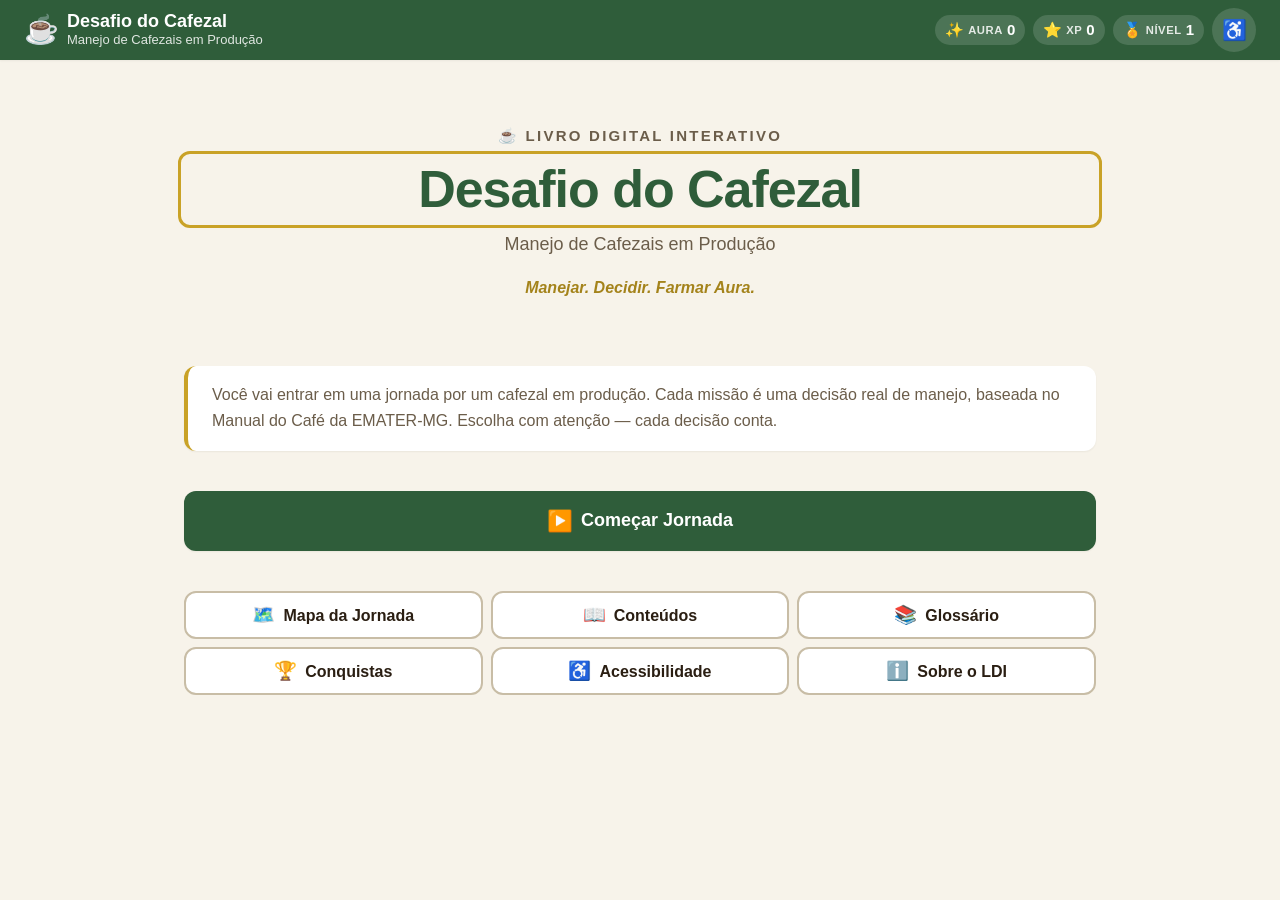
<file: index.html>
<!DOCTYPE html>
<html lang="pt-BR">
<head>
  <meta charset="UTF-8">
  <meta name="viewport" content="width=device-width, initial-scale=1.0, viewport-fit=cover">
  <meta name="description" content="Desafio do Cafezal — Livro Digital Interativo gamificado sobre manejo de cafezais em produção, baseado no Manual do Café (EMATER-MG).">
  <meta name="author" content="Dirceu Nogueira de Sales Duarte Junior">
  <meta name="theme-color" content="#2f5d3a">

  <title>☕ Desafio do Cafezal — Manejo de Cafezais em Produção</title>

  <link rel="icon" type="image/svg+xml" href="assets/icons/favicon.svg">

  <link rel="stylesheet" href="css/style.css">
  <link rel="stylesheet" href="css/accessibility.css">
</head>
<body>

  <a class="skip-link" href="#screen-root">Pular para o conteúdo principal</a>

  <header id="app-header" role="banner">

    <div class="header-brand">
      <span class="brand-icon" aria-hidden="true">☕</span>
      <div class="brand-text">
        <p class="brand-title">Desafio do Cafezal</p>
        <p class="brand-subtitle">Manejo de Cafezais em Produção</p>
      </div>
    </div>

    <div class="header-hud" aria-label="Painel de progresso">
      <div class="hud-item" aria-label="Aura acumulada">
        <span class="hud-icon" aria-hidden="true">✨</span>
        <span class="hud-label">Aura</span>
        <span id="hud-aura" class="hud-value">0</span>
      </div>
      <div class="hud-item" aria-label="XP acumulado">
        <span class="hud-icon" aria-hidden="true">⭐</span>
        <span class="hud-label">XP</span>
        <span id="hud-xp" class="hud-value">0</span>
      </div>
      <div class="hud-item" aria-label="Nível atual">
        <span class="hud-icon" aria-hidden="true">🏅</span>
        <span class="hud-label">Nível</span>
        <span id="hud-level" class="hud-value">1</span>
      </div>
    </div>

    <button
      id="btn-open-a11y"
      type="button"
      class="btn-icon"
      aria-label="Abrir painel de acessibilidade"
      aria-controls="a11y-panel"
      aria-expanded="false"
    >
      <span aria-hidden="true">♿</span>
    </button>

  </header>

  <div id="a11y-backdrop" hidden></div>

  <aside
    id="a11y-panel"
    role="dialog"
    aria-modal="true"
    aria-labelledby="a11y-title"
    hidden
  >

    <div class="a11y-header">
      <h2 id="a11y-title">♿ Acessibilidade</h2>
      <button
        id="btn-close-a11y"
        type="button"
        class="btn-icon"
        aria-label="Fechar painel de acessibilidade"
      >
        <span aria-hidden="true">✕</span>
      </button>
    </div>

    <div class="a11y-group">
      <h3 class="a11y-group-title">🔊 Áudio</h3>

      <button type="button" id="a11y-voice" class="a11y-toggle" aria-pressed="false">
        <span class="toggle-icon" aria-hidden="true">🔊</span>
        <span class="toggle-label">Leitura em voz alta</span>
        <span class="toggle-state" aria-hidden="true">Desligado</span>
      </button>

      <button type="button" id="a11y-sfx" class="a11y-toggle" aria-pressed="false">
        <span class="toggle-icon" aria-hidden="true">🎵</span>
        <span class="toggle-label">Efeitos sonoros</span>
        <span class="toggle-state" aria-hidden="true">Desligado</span>
      </button>

      <button type="button" id="a11y-ambience" class="a11y-toggle" aria-pressed="false">
        <span class="toggle-icon" aria-hidden="true">🌿</span>
        <span class="toggle-label">Som ambiente</span>
        <span class="toggle-state" aria-hidden="true">Desligado</span>
      </button>
    </div>

    <div class="a11y-group">
      <h3 class="a11y-group-title">🎨 Aparência</h3>

      <button type="button" id="a11y-theme" class="a11y-toggle" aria-pressed="false">
        <span class="toggle-icon" aria-hidden="true">🌙</span>
        <span class="toggle-label">Modo escuro</span>
        <span class="toggle-state" aria-hidden="true">Desligado</span>
      </button>

      <button type="button" id="a11y-contrast" class="a11y-toggle" aria-pressed="false">
        <span class="toggle-icon" aria-hidden="true">◐</span>
        <span class="toggle-label">Alto contraste</span>
        <span class="toggle-state" aria-hidden="true">Desligado</span>
      </button>

      <button type="button" id="a11y-motion" class="a11y-toggle" aria-pressed="false">
        <span class="toggle-icon" aria-hidden="true">⏸</span>
        <span class="toggle-label">Reduzir animações</span>
        <span class="toggle-state" aria-hidden="true">Desligado</span>
      </button>
    </div>

    <div class="a11y-group">
      <h3 class="a11y-group-title">🔤 Tamanho do texto</h3>

      <div class="a11y-font-controls">
        <button
          type="button"
          id="a11y-font-down"
          class="btn-secondary"
          aria-label="Diminuir tamanho da fonte"
        >
          <span aria-hidden="true">A−</span>
        </button>

        <button type="button" id="a11y-font-reset" class="btn-secondary">
          Restaurar
        </button>

        <button
          type="button"
          id="a11y-font-up"
          class="btn-secondary"
          aria-label="Aumentar tamanho da fonte"
        >
          <span aria-hidden="true">A+</span>
        </button>
      </div>

      <p class="a11y-hint" id="a11y-font-status" aria-live="polite">Tamanho padrão</p>
    </div>

  </aside>

  <main id="screen-root" role="main" tabindex="-1">
    <div class="screen-loading" role="status" aria-live="polite">
      Carregando Desafio do Cafezal…
    </div>

    <noscript>
      <section class="screen-error" role="alert">
        <h1>JavaScript necessário</h1>
        <p>
          O Desafio do Cafezal é uma experiência interativa e precisa de
          JavaScript ativado para funcionar. Ative o JavaScript no seu
          navegador e recarregue a página.
        </p>
      </section>
    </noscript>
  </main>

  <div id="live-region" class="sr-only" aria-live="polite" aria-atomic="true"></div>
  <div id="alert-region" class="sr-only" aria-live="assertive" aria-atomic="true"></div>
  <div id="toast-region" class="toast-region" aria-live="polite" aria-atomic="false"></div>

  <script src="js/missions.js" defer></script>
  <script src="js/game.js" defer></script>
  <script src="js/audio.js" defer></script>
  <script src="js/accessibility.js" defer></script>
  <script src="js/app.js" defer></script>

</body>
</html>
</file>
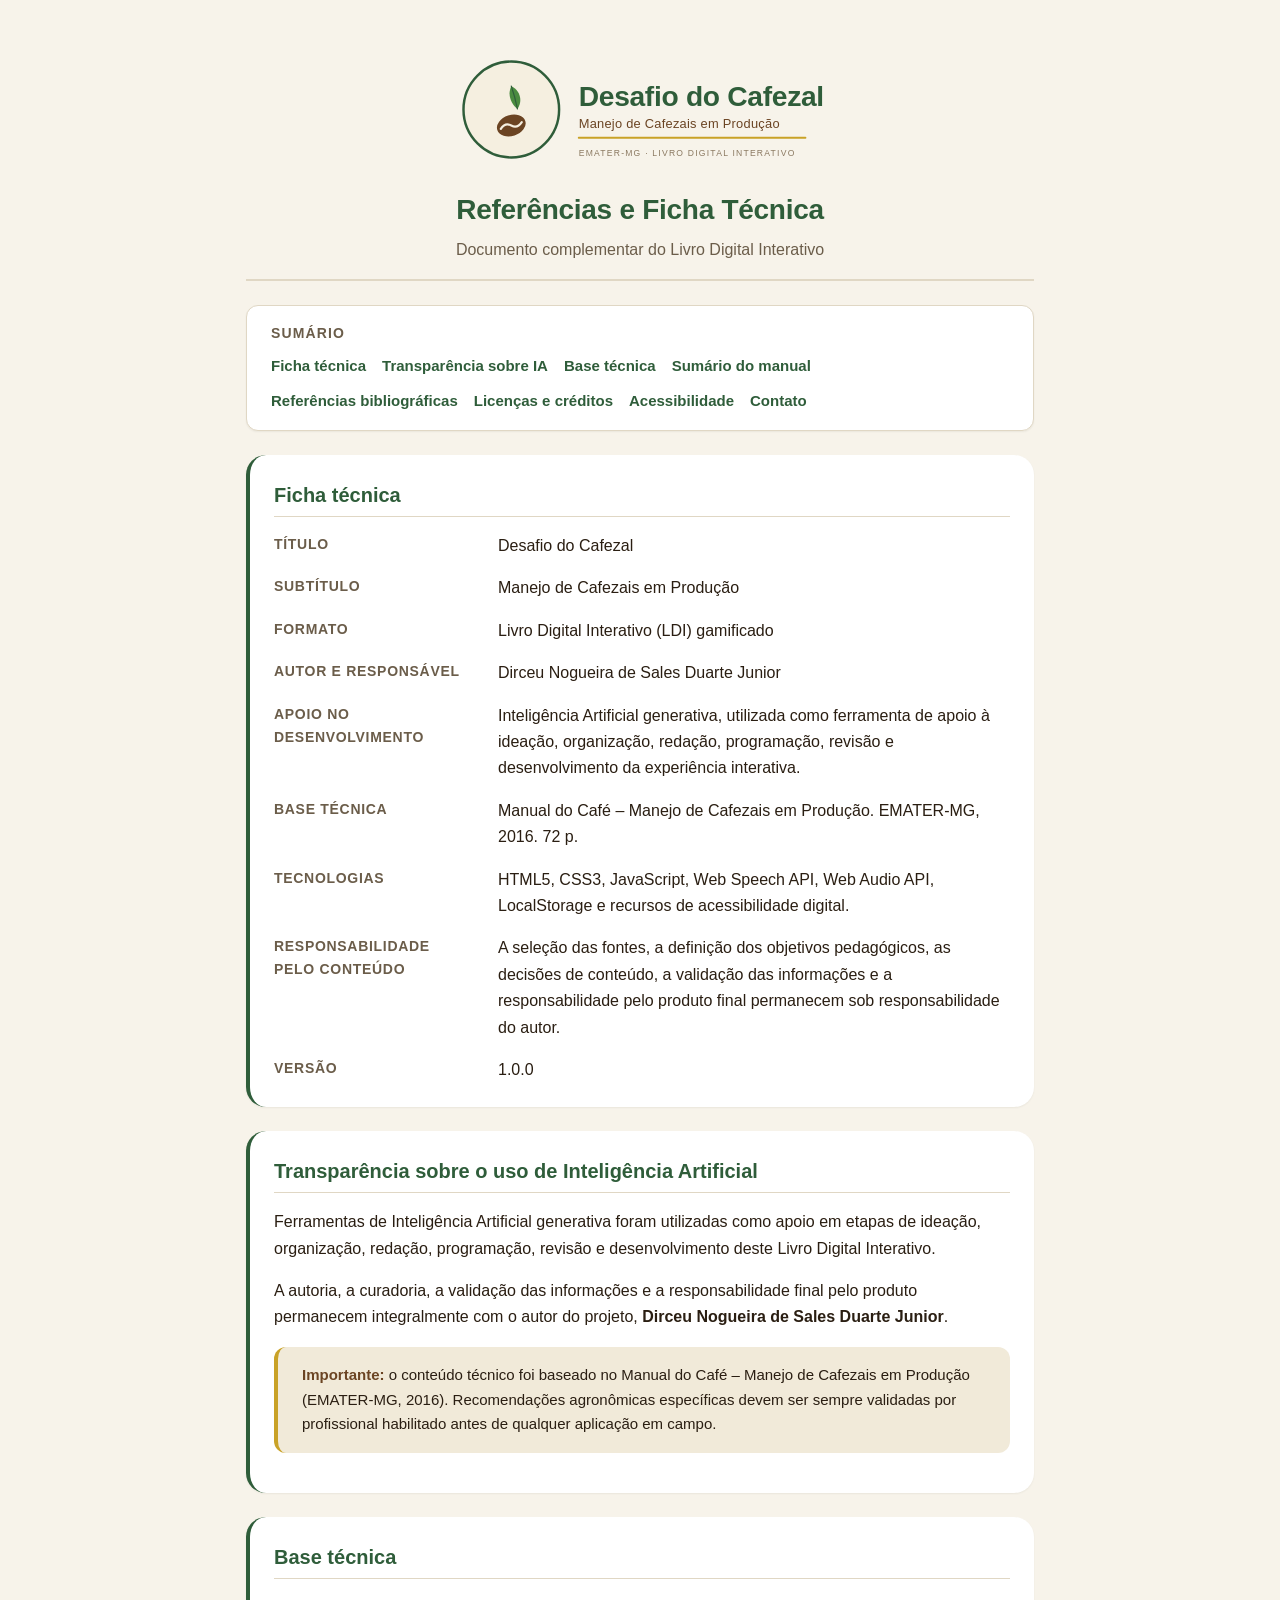
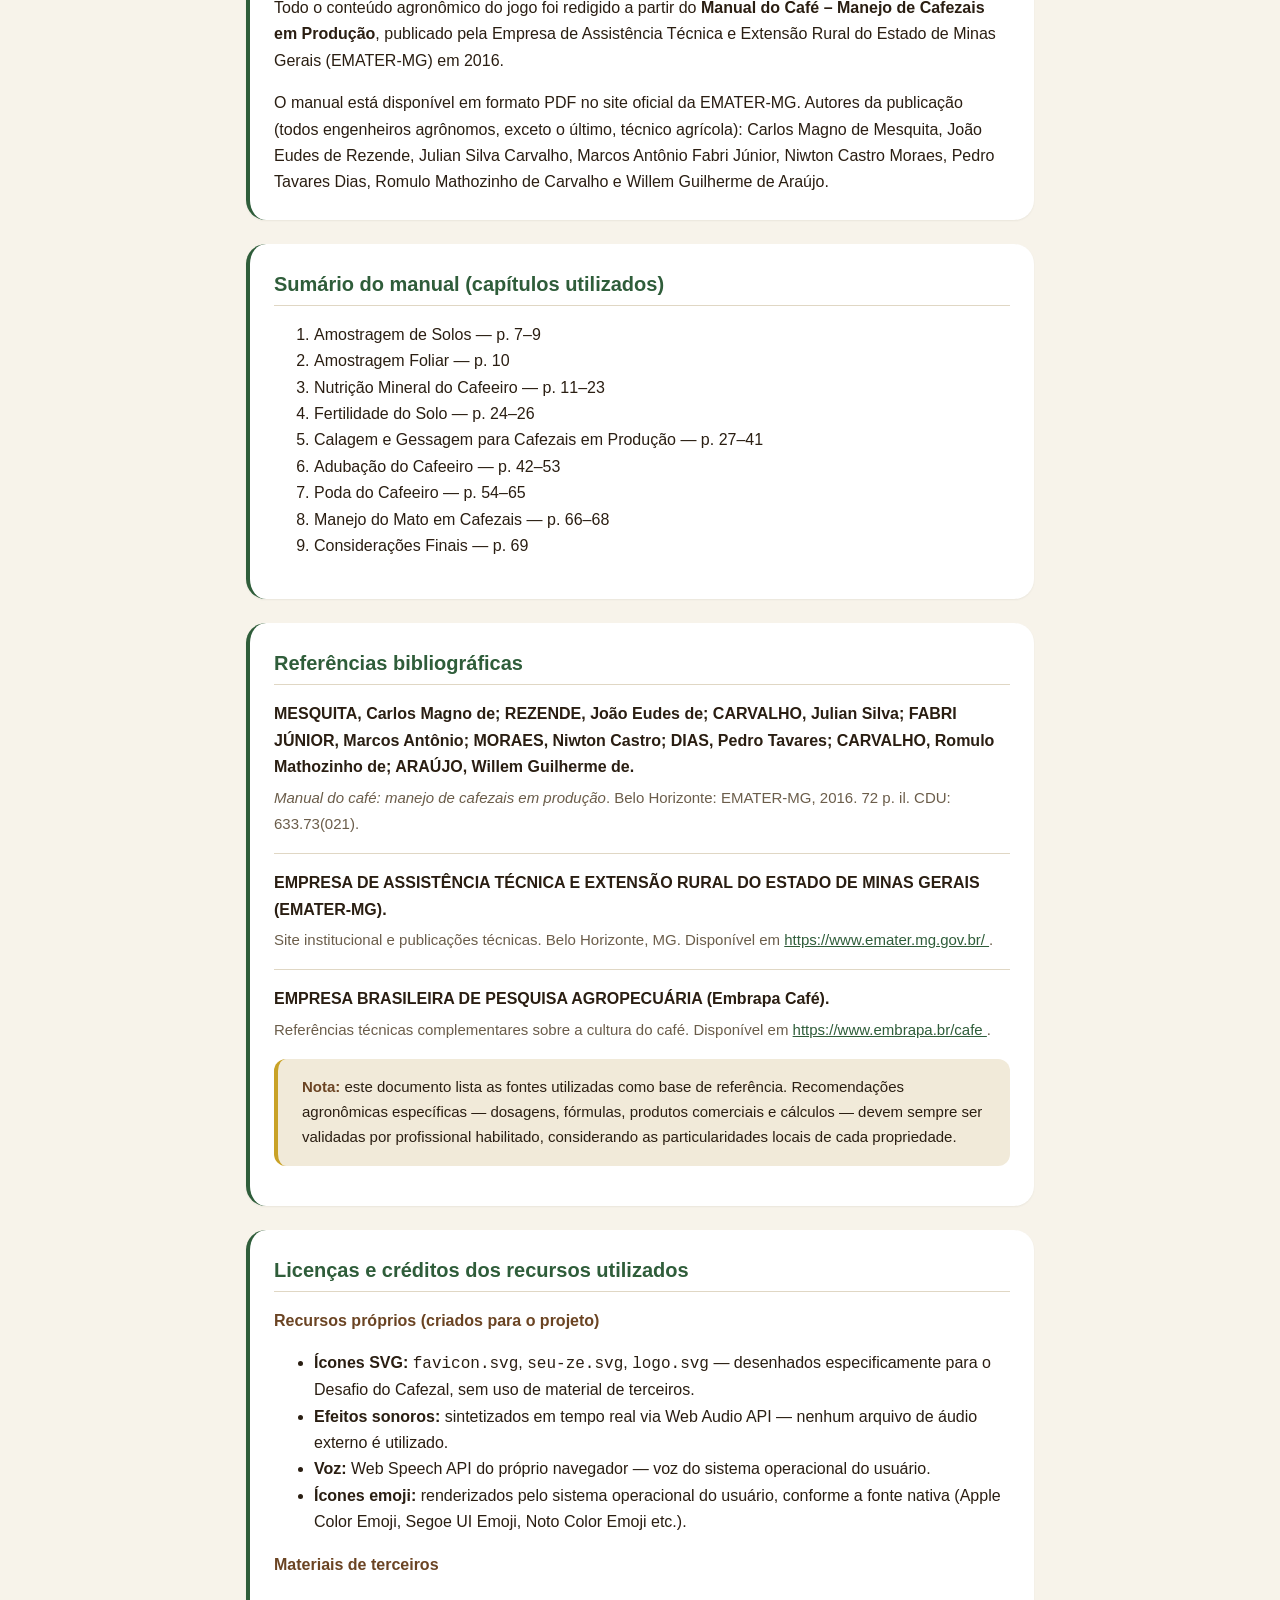
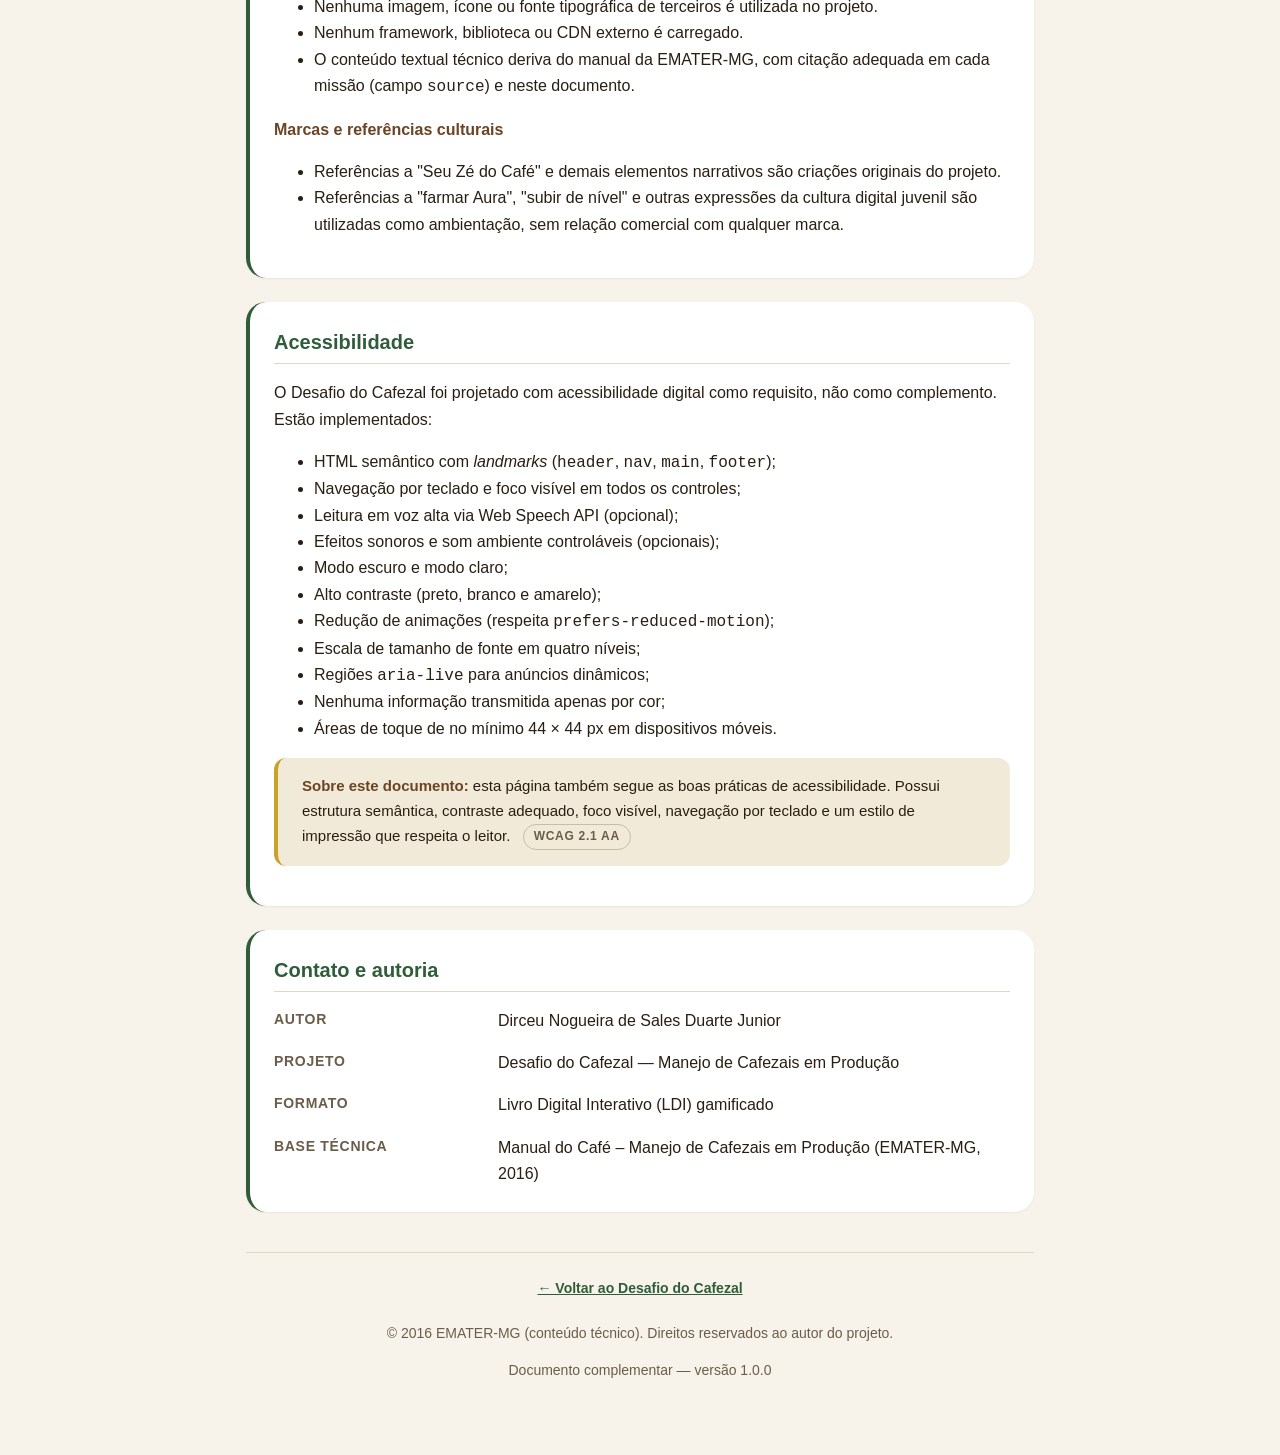
<file: docs/referencias.html>
<!DOCTYPE html>
<html lang="pt-BR">
<head>
  <meta charset="UTF-8">
  <meta name="viewport" content="width=device-width, initial-scale=1.0">
  <meta name="author" content="Dirceu Nogueira de Sales Duarte Junior">
  <meta name="description" content="Referências, ficha técnica e transparência sobre uso de IA do projeto Desafio do Cafezal.">
  <title>Referências — Desafio do Cafezal</title>

  <style>
    :root {
      --color-bg: #f7f3ea;
      --color-surface: #ffffff;
      --color-surface-alt: #f1ead9;
      --color-text: #2a1e12;
      --color-text-muted: #6b5d4a;
      --color-primary: #2f5d3a;
      --color-primary-dark: #234a2c;
      --color-accent: #c9a227;
      --color-brown: #6b4423;
      --color-border: #e0d7c4;
      --color-border-strong: #c8bda6;
      --radius-sm: 6px;
      --radius-md: 12px;
      --radius-lg: 20px;
      --space-xs: 4px;
      --space-sm: 8px;
      --space-md: 16px;
      --space-lg: 24px;
      --space-xl: 40px;
      --font-base: -apple-system, BlinkMacSystemFont, "Segoe UI", Roboto,
                   "Helvetica Neue", Arial, "Noto Sans", sans-serif,
                   "Apple Color Emoji", "Segoe UI Emoji";
      --shadow-sm: 0 1px 2px rgba(42, 30, 18, 0.06);
      --shadow-md: 0 4px 12px rgba(42, 30, 18, 0.10);
    }

    *, *::before, *::after { box-sizing: border-box; }

    html {
      font-size: 16px;
      scroll-behavior: smooth;
    }

    body {
      margin: 0;
      padding: 0;
      font-family: var(--font-base);
      line-height: 1.65;
      color: var(--color-text);
      background-color: var(--color-bg);
      -webkit-font-smoothing: antialiased;
    }

    .page {
      max-width: 820px;
      margin: 0 auto;
      padding: var(--space-lg) var(--space-md) var(--space-xl);
    }

    header.doc-header {
      text-align: center;
      padding: var(--space-lg) 0 var(--space-md);
      border-bottom: 2px solid var(--color-border);
      margin-bottom: var(--space-lg);
    }

    .doc-header .logo {
      max-width: 380px;
      width: 100%;
      height: auto;
      margin: 0 auto var(--space-md);
      display: block;
    }

    .doc-header h1 {
      font-size: 1.75rem;
      color: var(--color-primary);
      margin: 0 0 var(--space-xs);
      letter-spacing: -0.01em;
    }

    .doc-header .doc-subtitle {
      color: var(--color-text-muted);
      font-size: 1rem;
      margin: 0;
    }

    .doc-nav {
      background-color: var(--color-surface);
      border: 1px solid var(--color-border);
      border-radius: var(--radius-md);
      padding: var(--space-md) var(--space-lg);
      margin-bottom: var(--space-lg);
      box-shadow: var(--shadow-sm);
    }

    .doc-nav h2 {
      font-size: 0.875rem;
      text-transform: uppercase;
      letter-spacing: 0.08em;
      color: var(--color-text-muted);
      margin: 0 0 var(--space-sm);
    }

    .doc-nav ul {
      list-style: none;
      margin: 0;
      padding: 0;
      display: flex;
      flex-wrap: wrap;
      gap: var(--space-sm) var(--space-md);
    }

    .doc-nav a {
      color: var(--color-primary);
      text-decoration: none;
      font-weight: 600;
      font-size: 0.9375rem;
    }

    .doc-nav a:hover,
    .doc-nav a:focus-visible {
      text-decoration: underline;
      outline: 2px solid var(--color-accent);
      outline-offset: 3px;
      border-radius: var(--radius-sm);
    }

    section.doc-section {
      background-color: var(--color-surface);
      border-radius: var(--radius-lg);
      padding: var(--space-lg);
      margin-bottom: var(--space-lg);
      box-shadow: var(--shadow-sm);
      border-left: 4px solid var(--color-primary);
    }

    section.doc-section h2 {
      font-size: 1.25rem;
      color: var(--color-primary);
      margin: 0 0 var(--space-md);
      padding-bottom: var(--space-xs);
      border-bottom: 1px solid var(--color-border);
    }

    section.doc-section h3 {
      font-size: 1rem;
      color: var(--color-brown);
      margin: var(--space-md) 0 var(--space-xs);
    }

    section.doc-section p {
      margin: 0 0 var(--space-md);
    }

    section.doc-section p:last-child {
      margin-bottom: 0;
    }

    dl.ficha {
      display: grid;
      grid-template-columns: 1fr;
      gap: var(--space-md);
      margin: 0;
    }

    @media (min-width: 600px) {
      dl.ficha {
        grid-template-columns: 200px 1fr;
        column-gap: var(--space-lg);
      }
    }

    dl.ficha dt {
      font-weight: 700;
      color: var(--color-text-muted);
      font-size: 0.875rem;
      text-transform: uppercase;
      letter-spacing: 0.05em;
      align-self: start;
    }

    dl.ficha dd {
      margin: 0;
      line-height: 1.65;
    }

    .ref-list {
      list-style: none;
      margin: 0;
      padding: 0;
    }

    .ref-list li {
      padding: var(--space-md) 0;
      border-bottom: 1px solid var(--color-border);
    }

    .ref-list li:last-child {
      border-bottom: none;
      padding-bottom: 0;
    }

    .ref-list li:first-child {
      padding-top: 0;
    }

    .ref-list .ref-title {
      font-weight: 700;
      color: var(--color-text);
      display: block;
      margin-bottom: var(--space-xs);
    }

    .ref-list .ref-meta {
      color: var(--color-text-muted);
      font-size: 0.9375rem;
      line-height: 1.55;
    }

    .ref-list .ref-link {
      color: var(--color-primary);
      word-break: break-all;
    }

    .callout {
      background-color: var(--color-surface-alt);
      border-left: 4px solid var(--color-accent);
      border-radius: var(--radius-md);
      padding: var(--space-md) var(--space-lg);
      margin: var(--space-md) 0;
      font-size: 0.9375rem;
    }

    .callout strong {
      color: var(--color-brown);
    }

    .badge {
      display: inline-block;
      padding: 2px 10px;
      border-radius: 999px;
      background-color: var(--color-surface-alt);
      border: 1px solid var(--color-border-strong);
      color: var(--color-text-muted);
      font-size: 0.75rem;
      font-weight: 700;
      text-transform: uppercase;
      letter-spacing: 0.06em;
      margin-left: var(--space-sm);
      vertical-align: middle;
    }

    .badge-lgpd {
      background-color: rgba(47, 93, 58, 0.12);
      border-color: var(--color-primary);
      color: var(--color-primary);
    }

    a {
      color: var(--color-primary);
    }

    a:focus-visible {
      outline: 3px solid var(--color-accent);
      outline-offset: 3px;
      border-radius: var(--radius-sm);
    }

    .doc-footer {
      text-align: center;
      padding: var(--space-lg) var(--space-md);
      color: var(--color-text-muted);
      font-size: 0.875rem;
      border-top: 1px solid var(--color-border);
      margin-top: var(--space-xl);
    }

    .doc-footer .back-link {
      display: inline-block;
      margin-bottom: var(--space-sm);
      font-weight: 700;
    }

    @media print {
      body { background-color: #ffffff; }
      section.doc-section {
        box-shadow: none;
        border: 1px solid #cccccc;
        page-break-inside: avoid;
      }
      .doc-nav { display: none; }
      a { color: #000000; }
      a::after {
        content: " (" attr(href) ")";
        font-size: 0.85em;
        color: #555555;
      }
      .doc-header .logo { max-width: 320px; }
    }
  </style>
</head>
<body>

  <div class="page">

    <header class="doc-header">
      <img class="logo" src="../assets/images/logo.svg"
           alt="Desafio do Cafezal — Manejo de Cafezais em Produção">
      <h1>Referências e Ficha Técnica</h1>
      <p class="doc-subtitle">Documento complementar do Livro Digital Interativo</p>
    </header>

    <nav class="doc-nav" aria-label="Sumário do documento">
      <h2>Sumário</h2>
      <ul>
        <li><a href="#ficha-tecnica">Ficha técnica</a></li>
        <li><a href="#transparencia-ia">Transparência sobre IA</a></li>
        <li><a href="#base-tecnica">Base técnica</a></li>
        <li><a href="#sumario-manual">Sumário do manual</a></li>
        <li><a href="#referencias">Referências bibliográficas</a></li>
        <li><a href="#licencas">Licenças e créditos</a></li>
        <li><a href="#acessibilidade-doc">Acessibilidade</a></li>
        <li><a href="#contato">Contato</a></li>
      </ul>
    </nav>

    <section class="doc-section" id="ficha-tecnica">
      <h2>Ficha técnica</h2>
      <dl class="ficha">
        <dt>Título</dt>
        <dd>Desafio do Cafezal</dd>

        <dt>Subtítulo</dt>
        <dd>Manejo de Cafezais em Produção</dd>

        <dt>Formato</dt>
        <dd>Livro Digital Interativo (LDI) gamificado</dd>

        <dt>Autor e responsável</dt>
        <dd>Dirceu Nogueira de Sales Duarte Junior</dd>

        <dt>Apoio no desenvolvimento</dt>
        <dd>
          Inteligência Artificial generativa, utilizada como ferramenta de apoio à ideação,
          organização, redação, programação, revisão e desenvolvimento da experiência interativa.
        </dd>

        <dt>Base técnica</dt>
        <dd>
          Manual do Café – Manejo de Cafezais em Produção. EMATER-MG, 2016. 72 p.
        </dd>

        <dt>Tecnologias</dt>
        <dd>
          HTML5, CSS3, JavaScript, Web Speech API, Web Audio API, LocalStorage e recursos
          de acessibilidade digital.
        </dd>

        <dt>Responsabilidade pelo conteúdo</dt>
        <dd>
          A seleção das fontes, a definição dos objetivos pedagógicos, as decisões de conteúdo,
          a validação das informações e a responsabilidade pelo produto final permanecem sob
          responsabilidade do autor.
        </dd>

        <dt>Versão</dt>
        <dd>1.0.0</dd>
      </dl>
    </section>

    <section class="doc-section" id="transparencia-ia">
      <h2>Transparência sobre o uso de Inteligência Artificial</h2>

      <p>
        Ferramentas de Inteligência Artificial generativa foram utilizadas como apoio em
        etapas de ideação, organização, redação, programação, revisão e desenvolvimento
        deste Livro Digital Interativo.
      </p>

      <p>
        A autoria, a curadoria, a validação das informações e a responsabilidade final pelo
        produto permanecem integralmente com o autor do projeto,
        <strong>Dirceu Nogueira de Sales Duarte Junior</strong>.
      </p>

      <div class="callout">
        <strong>Importante:</strong> o conteúdo técnico foi baseado no Manual do Café –
        Manejo de Cafezais em Produção (EMATER-MG, 2016). Recomendações agronômicas
        específicas devem ser sempre validadas por profissional habilitado antes de
        qualquer aplicação em campo.
      </div>
    </section>

    <section class="doc-section" id="base-tecnica">
      <h2>Base técnica</h2>
      <p>
        Todo o conteúdo agronômico do jogo foi redigido a partir do
        <strong>Manual do Café – Manejo de Cafezais em Produção</strong>, publicado pela
        Empresa de Assistência Técnica e Extensão Rural do Estado de Minas Gerais
        (EMATER-MG) em 2016.
      </p>
      <p>
        O manual está disponível em formato PDF no site oficial da EMATER-MG. Autores da
        publicação (todos engenheiros agrônomos, exceto o último, técnico agrícola):
        Carlos Magno de Mesquita, João Eudes de Rezende, Julian Silva Carvalho,
        Marcos Antônio Fabri Júnior, Niwton Castro Moraes, Pedro Tavares Dias,
        Romulo Mathozinho de Carvalho e Willem Guilherme de Araújo.
      </p>
    </section>

    <section class="doc-section" id="sumario-manual">
      <h2>Sumário do manual (capítulos utilizados)</h2>
      <ol>
        <li>Amostragem de Solos — p. 7–9</li>
        <li>Amostragem Foliar — p. 10</li>
        <li>Nutrição Mineral do Cafeeiro — p. 11–23</li>
        <li>Fertilidade do Solo — p. 24–26</li>
        <li>Calagem e Gessagem para Cafezais em Produção — p. 27–41</li>
        <li>Adubação do Cafeeiro — p. 42–53</li>
        <li>Poda do Cafeeiro — p. 54–65</li>
        <li>Manejo do Mato em Cafezais — p. 66–68</li>
        <li>Considerações Finais — p. 69</li>
      </ol>
    </section>

    <section class="doc-section" id="referencias">
      <h2>Referências bibliográficas</h2>
      <ul class="ref-list">
        <li>
          <span class="ref-title">
            MESQUITA, Carlos Magno de; REZENDE, João Eudes de;
            CARVALHO, Julian Silva; FABRI JÚNIOR, Marcos Antônio;
            MORAES, Niwton Castro; DIAS, Pedro Tavares;
            CARVALHO, Romulo Mathozinho de; ARAÚJO, Willem Guilherme de.
          </span>
          <span class="ref-meta">
            <em>Manual do café: manejo de cafezais em produção</em>.
            Belo Horizonte: EMATER-MG, 2016. 72 p. il.
            CDU: 633.73(021).
          </span>
        </li>
        <li>
          <span class="ref-title">
            EMPRESA DE ASSISTÊNCIA TÉCNICA E EXTENSÃO RURAL DO ESTADO DE MINAS GERAIS (EMATER-MG).
          </span>
          <span class="ref-meta">
            Site institucional e publicações técnicas. Belo Horizonte, MG.
            Disponível em
            <a class="ref-link" href="https://www.emater.mg.gov.br/"
               target="_blank" rel="noopener noreferrer">
              https://www.emater.mg.gov.br/
            </a>.
          </span>
        </li>
        <li>
          <span class="ref-title">
            EMPRESA BRASILEIRA DE PESQUISA AGROPECUÁRIA (Embrapa Café).
          </span>
          <span class="ref-meta">
            Referências técnicas complementares sobre a cultura do café.
            Disponível em
            <a class="ref-link" href="https://www.embrapa.br/cafe"
               target="_blank" rel="noopener noreferrer">
              https://www.embrapa.br/cafe
            </a>.
          </span>
        </li>
      </ul>

      <div class="callout">
        <strong>Nota:</strong> este documento lista as fontes utilizadas como base de
        referência. Recomendações agronômicas específicas — dosagens, fórmulas,
        produtos comerciais e cálculos — devem sempre ser validadas por profissional
        habilitado, considerando as particularidades locais de cada propriedade.
      </div>
    </section>

    <section class="doc-section" id="licencas">
      <h2>Licenças e créditos dos recursos utilizados</h2>

      <h3>Recursos próprios (criados para o projeto)</h3>
      <ul>
        <li><strong>Ícones SVG:</strong> <code>favicon.svg</code>, <code>seu-ze.svg</code>, <code>logo.svg</code> — desenhados especificamente para o Desafio do Cafezal, sem uso de material de terceiros.</li>
        <li><strong>Efeitos sonoros:</strong> sintetizados em tempo real via Web Audio API — nenhum arquivo de áudio externo é utilizado.</li>
        <li><strong>Voz:</strong> Web Speech API do próprio navegador — voz do sistema operacional do usuário.</li>
        <li><strong>Ícones emoji:</strong> renderizados pelo sistema operacional do usuário, conforme a fonte nativa (Apple Color Emoji, Segoe UI Emoji, Noto Color Emoji etc.).</li>
      </ul>

      <h3>Materiais de terceiros</h3>
      <ul>
        <li>Nenhuma imagem, ícone ou fonte tipográfica de terceiros é utilizada no projeto.</li>
        <li>Nenhum framework, biblioteca ou CDN externo é carregado.</li>
        <li>O conteúdo textual técnico deriva do manual da EMATER-MG, com citação adequada em cada missão (campo <code>source</code>) e neste documento.</li>
      </ul>

      <h3>Marcas e referências culturais</h3>
      <ul>
        <li>Referências a "Seu Zé do Café" e demais elementos narrativos são criações originais do projeto.</li>
        <li>Referências a "farmar Aura", "subir de nível" e outras expressões da cultura digital juvenil são utilizadas como ambientação, sem relação comercial com qualquer marca.</li>
      </ul>
    </section>

    <section class="doc-section" id="acessibilidade-doc">
      <h2>Acessibilidade</h2>
      <p>
        O Desafio do Cafezal foi projetado com acessibilidade digital como requisito, não como
        complemento. Estão implementados:
      </p>
      <ul>
        <li>HTML semântico com <em>landmarks</em> (<code>header</code>, <code>nav</code>, <code>main</code>, <code>footer</code>);</li>
        <li>Navegação por teclado e foco visível em todos os controles;</li>
        <li>Leitura em voz alta via Web Speech API (opcional);</li>
        <li>Efeitos sonoros e som ambiente controláveis (opcionais);</li>
        <li>Modo escuro e modo claro;</li>
        <li>Alto contraste (preto, branco e amarelo);</li>
        <li>Redução de animações (respeita <code>prefers-reduced-motion</code>);</li>
        <li>Escala de tamanho de fonte em quatro níveis;</li>
        <li>Regiões <code>aria-live</code> para anúncios dinâmicos;</li>
        <li>Nenhuma informação transmitida apenas por cor;</li>
        <li>Áreas de toque de no mínimo 44 × 44 px em dispositivos móveis.</li>
      </ul>

      <div class="callout">
        <strong>Sobre este documento:</strong> esta página também segue as boas práticas de
        acessibilidade. Possui estrutura semântica, contraste adequado, foco visível,
        navegação por teclado e um estilo de impressão que respeita o leitor.
        <span class="badge">WCAG 2.1 AA</span>
      </div>
    </section>

    <section class="doc-section" id="contato">
      <h2>Contato e autoria</h2>
      <dl class="ficha">
        <dt>Autor</dt>
        <dd>Dirceu Nogueira de Sales Duarte Junior</dd>

        <dt>Projeto</dt>
        <dd>Desafio do Cafezal — Manejo de Cafezais em Produção</dd>

        <dt>Formato</dt>
        <dd>Livro Digital Interativo (LDI) gamificado</dd>

        <dt>Base técnica</dt>
        <dd>Manual do Café – Manejo de Cafezais em Produção (EMATER-MG, 2016)</dd>
      </dl>
    </section>

    <footer class="doc-footer">
      <a class="back-link" href="../index.html">← Voltar ao Desafio do Cafezal</a>
      <p>© 2016 EMATER-MG (conteúdo técnico). Direitos reservados ao autor do projeto.</p>
      <p>Documento complementar — versão 1.0.0</p>
    </footer>

  </div>

</body>
</html>
</file>
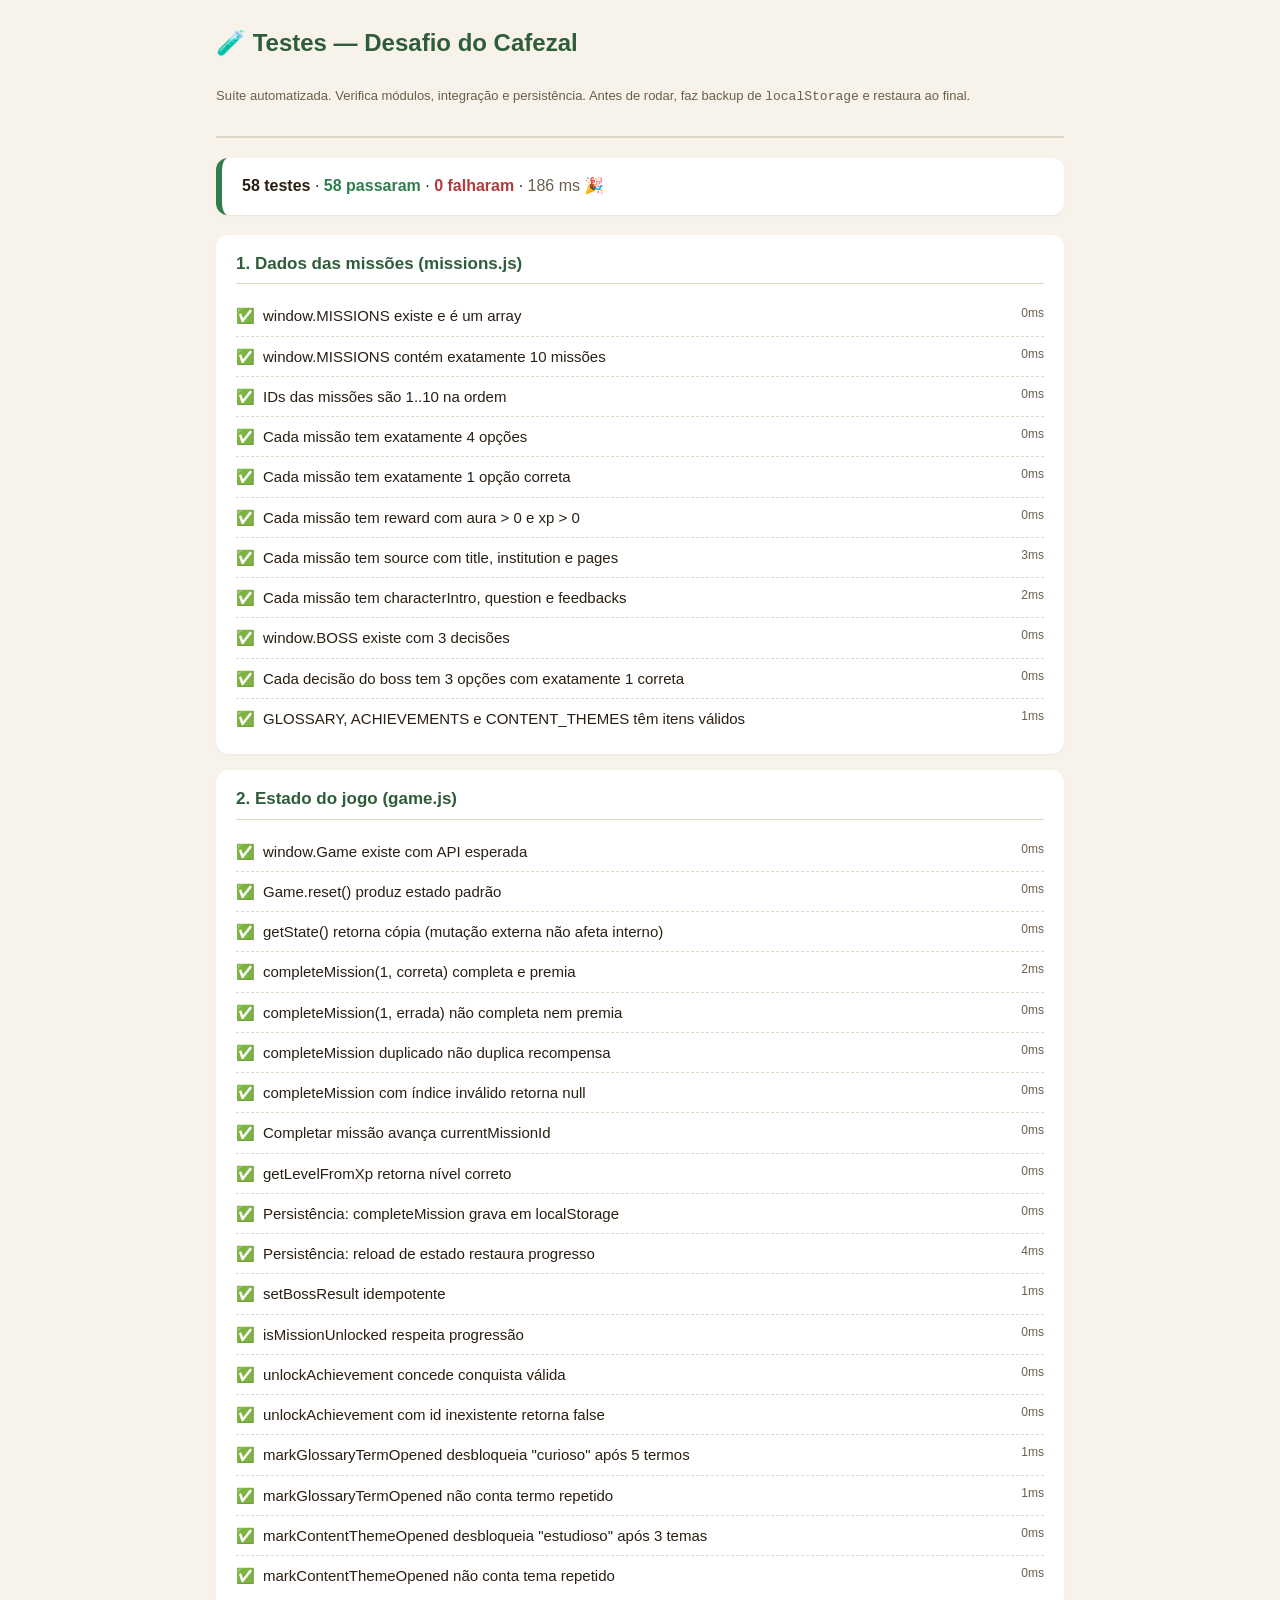
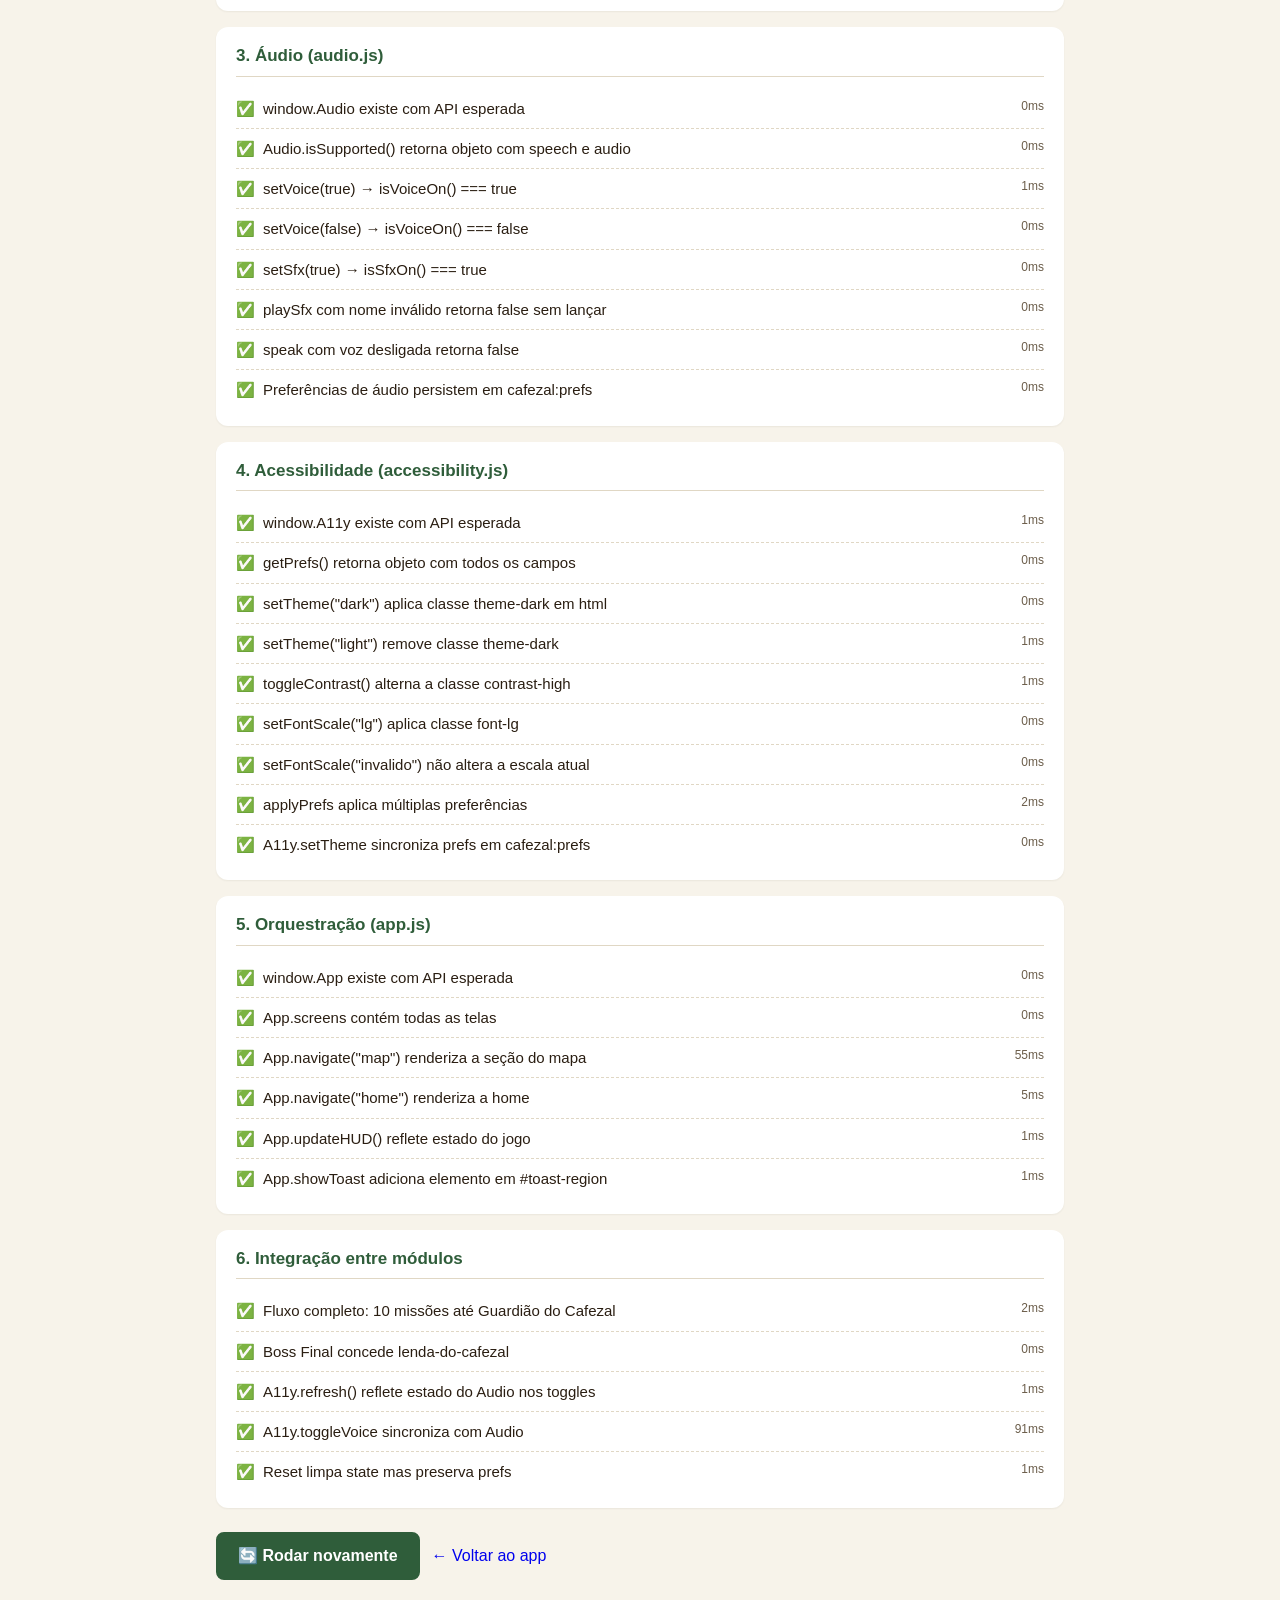
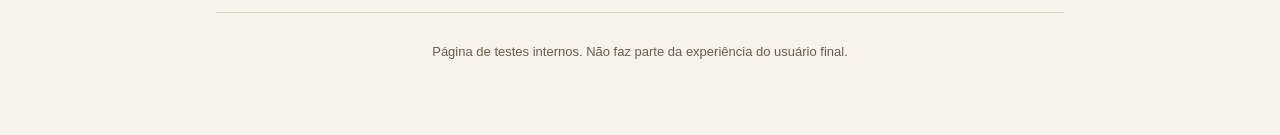
<file: docs/testes.html>
<!DOCTYPE html>
<html lang="pt-BR">
<head>
  <meta charset="UTF-8">
  <meta name="viewport" content="width=device-width, initial-scale=1.0">
  <title>Testes — Desafio do Cafezal</title>

  <style>
    :root {
      --bg: #f7f3ea;
      --surface: #ffffff;
      --text: #2a1e12;
      --muted: #6b5d4a;
      --primary: #2f5d3a;
      --success: #2f7d4a;
      --danger: #b23a3a;
      --border: #e0d7c4;
      --radius: 12px;
      --font: -apple-system, BlinkMacSystemFont, "Segoe UI", Roboto,
              "Helvetica Neue", Arial, sans-serif;
    }

    *, *::before, *::after { box-sizing: border-box; }

    body {
      margin: 0;
      padding: 0;
      font-family: var(--font);
      background: var(--bg);
      color: var(--text);
      line-height: 1.55;
    }

    .page {
      max-width: 880px;
      margin: 0 auto;
      padding: 24px 16px 60px;
    }

    header.page-header {
      display: flex;
      flex-wrap: wrap;
      align-items: center;
      gap: 12px;
      margin-bottom: 20px;
      padding-bottom: 16px;
      border-bottom: 2px solid var(--border);
    }

    .page-header h1 {
      margin: 0;
      font-size: 1.5rem;
      color: var(--primary);
      flex: 1 1 auto;
    }

    .page-header .meta {
      font-size: 0.8125rem;
      color: var(--muted);
      width: 100%;
    }

    .summary {
      padding: 16px 20px;
      border-radius: var(--radius);
      background: var(--surface);
      border-left: 6px solid var(--muted);
      margin-bottom: 20px;
      font-size: 1rem;
      box-shadow: 0 1px 2px rgba(42,30,18,0.06);
    }

    .summary.all-pass { border-left-color: var(--success); }
    .summary.has-fail { border-left-color: var(--danger); }

    .summary .pass-count { color: var(--success); font-weight: 700; }
    .summary .fail-count { color: var(--danger); font-weight: 700; }
    .summary .time { color: var(--muted); }

    section.suite {
      background: var(--surface);
      border-radius: var(--radius);
      padding: 16px 20px;
      margin-bottom: 16px;
      box-shadow: 0 1px 2px rgba(42,30,18,0.06);
    }

    section.suite h2 {
      margin: 0 0 12px;
      font-size: 1.0625rem;
      color: var(--primary);
      padding-bottom: 6px;
      border-bottom: 1px solid var(--border);
    }

    ul.tests {
      list-style: none;
      margin: 0;
      padding: 0;
    }

    li.test {
      display: flex;
      align-items: flex-start;
      flex-wrap: wrap;
      gap: 8px;
      padding: 8px 0;
      border-bottom: 1px dashed var(--border);
      font-size: 0.9375rem;
    }

    li.test:last-child { border-bottom: none; }

    li.test .icon { flex-shrink: 0; }
    li.test .name { flex: 1 1 auto; }

    li.test .dur {
      font-size: 0.75rem;
      color: var(--muted);
      font-variant-numeric: tabular-nums;
      flex-shrink: 0;
    }

    li.test.pass .name { color: var(--text); }
    li.test.fail .name { color: var(--danger); font-weight: 600; }

    li.test .error {
      flex-basis: 100%;
      margin-top: 4px;
      padding: 8px 12px;
      background: rgba(178, 58, 58, 0.08);
      border-left: 3px solid var(--danger);
      border-radius: 4px;
      font-family: ui-monospace, "SF Mono", Menlo, Consolas, monospace;
      font-size: 0.8125rem;
      color: var(--danger);
      white-space: pre-wrap;
      word-break: break-word;
    }

    .actions {
      display: flex;
      gap: 12px;
      margin-top: 24px;
      flex-wrap: wrap;
    }

    button.btn {
      padding: 10px 20px;
      border-radius: 8px;
      border: 2px solid var(--primary);
      background: var(--primary);
      color: #ffffff;
      font: inherit;
      font-weight: 600;
      cursor: pointer;
      min-height: 44px;
    }

    button.btn:hover,
    button.btn:focus-visible {
      background: #234a2c;
      border-color: #234a2c;
    }

    button.btn.secondary {
      background: var(--surface);
      color: var(--primary);
    }

    button.btn.secondary:hover,
    button.btn.secondary:focus-visible {
      background: #f1ead9;
    }

    footer.page-footer {
      margin-top: 32px;
      padding-top: 16px;
      border-top: 1px solid var(--border);
      font-size: 0.8125rem;
      color: var(--muted);
      text-align: center;
    }

    .hidden-harness {
      position: absolute !important;
      width: 1px;
      height: 1px;
      padding: 0;
      margin: -1px;
      overflow: hidden;
      clip: rect(0, 0, 0, 0);
      white-space: nowrap;
      border: 0;
    }

    @media (prefers-reduced-motion: reduce) {
      * { transition: none !important; animation: none !important; }
    }
  </style>
</head>
<body>

  <div class="page">

    <header class="page-header">
      <h1>🧪 Testes — Desafio do Cafezal</h1>
      <p class="meta">
        Suíte automatizada. Verifica módulos, integração e persistência.
        Antes de rodar, faz backup de <code>localStorage</code> e restaura ao final.
      </p>
    </header>

    <div id="summary" class="summary" role="status" aria-live="polite">
      Aguardando início dos testes…
    </div>

    <div id="suites"></div>

    <div class="actions">
      <button type="button" id="btn-rerun" class="btn">🔄 Rodar novamente</button>
      <a class="btn secondary" href="../index.html" style="text-decoration:none; display:inline-flex; align-items:center; justify-content:center;">
        ← Voltar ao app
      </a>
    </div>

    <footer class="page-footer">
      <p>Página de testes internos. Não faz parte da experiência do usuário final.</p>
    </footer>

  </div>

  <div class="hidden-harness" aria-hidden="true">
    <span id="hud-aura">0</span>
    <span id="hud-xp">0</span>
    <span id="hud-level">1</span>
    <button type="button" id="btn-open-a11y"></button>
    <div id="a11y-backdrop"></div>
    <aside id="a11y-panel">
      <button type="button" id="btn-close-a11y"></button>
      <button type="button" id="a11y-theme"></button>
      <button type="button" id="a11y-contrast"></button>
      <button type="button" id="a11y-motion"></button>
      <button type="button" id="a11y-voice"></button>
      <button type="button" id="a11y-sfx"></button>
      <button type="button" id="a11y-ambience"></button>
      <button type="button" id="a11y-font-down"></button>
      <button type="button" id="a11y-font-reset"></button>
      <button type="button" id="a11y-font-up"></button>
      <p id="a11y-font-status"></p>
    </aside>
    <div id="screen-root"></div>
    <div id="live-region"></div>
    <div id="alert-region"></div>
    <div id="toast-region"></div>
  </div>

  <script src="../js/missions.js"></script>
  <script src="../js/game.js"></script>
  <script src="../js/audio.js"></script>
  <script src="../js/accessibility.js"></script>
  <script src="../js/app.js"></script>

  <script>
  (function () {
    'use strict';

    var suites = [];

    function suite(name, fn) {
      var tests = [];
      suites.push({ name: name, tests: tests });
      fn(function (testName, testFn) {
        tests.push({ name: testName, fn: testFn });
      });
    }

    function assert(cond, msg) {
      if (!cond) throw new Error(msg || 'asserção falhou');
    }

    function assertEqual(actual, expected, msg) {
      if (actual !== expected) {
        throw new Error(
          (msg ? msg + ': ' : '') +
          'esperado ' + JSON.stringify(expected) +
          ', obtido ' + JSON.stringify(actual)
        );
      }
    }

    function assertType(value, type, msg) {
      if (typeof value !== type) {
        throw new Error(
          (msg ? msg + ': ' : '') +
          'esperado tipo ' + type + ', obtido ' + typeof value
        );
      }
    }

    /* ============================================================
     * SUÍTE 1 — Dados das missões (missions.js)
     * ============================================================ */
    suite('1. Dados das missões (missions.js)', function (test) {

      test('window.MISSIONS existe e é um array', function () {
        assert(Array.isArray(window.MISSIONS), 'MISSIONS não é array');
      });

      test('window.MISSIONS contém exatamente 10 missões', function () {
        assertEqual(window.MISSIONS.length, 10);
      });

      test('IDs das missões são 1..10 na ordem', function () {
        for (var i = 0; i < 10; i++) {
          assertEqual(window.MISSIONS[i].id, i + 1, 'posição ' + i);
        }
      });

      test('Cada missão tem exatamente 4 opções', function () {
        window.MISSIONS.forEach(function (m) {
          assertEqual(m.options.length, 4, 'Missão ' + m.id);
        });
      });

      test('Cada missão tem exatamente 1 opção correta', function () {
        window.MISSIONS.forEach(function (m) {
          var count = m.options.filter(function (o) { return o.correct; }).length;
          assertEqual(count, 1, 'Missão ' + m.id + ' tem ' + count + ' corretas');
        });
      });

      test('Cada missão tem reward com aura > 0 e xp > 0', function () {
        window.MISSIONS.forEach(function (m) {
          assert(m.reward && m.reward.aura > 0, 'Missão ' + m.id + ' sem aura');
          assert(m.reward.xp > 0, 'Missão ' + m.id + ' sem xp');
        });
      });

      test('Cada missão tem source com title, institution e pages', function () {
        window.MISSIONS.forEach(function (m) {
          assert(m.source && m.source.title, 'Missão ' + m.id + ' sem title');
          assert(m.source.institution, 'Missão ' + m.id + ' sem institution');
          assert(m.source.pages, 'Missão ' + m.id + ' sem pages');
        });
      });

      test('Cada missão tem characterIntro, question e feedbacks', function () {
        window.MISSIONS.forEach(function (m) {
          assert(m.characterIntro, 'Missão ' + m.id + ' sem characterIntro');
          assert(m.question, 'Missão ' + m.id + ' sem question');
          m.options.forEach(function (o, i) {
            assert(o.text, 'Missão ' + m.id + ' opção ' + i + ' sem text');
            assert(o.feedback, 'Missão ' + m.id + ' opção ' + i + ' sem feedback');
          });
        });
      });

      test('window.BOSS existe com 3 decisões', function () {
        assert(window.BOSS, 'BOSS ausente');
        assertEqual(window.BOSS.decisions.length, 3);
      });

      test('Cada decisão do boss tem 3 opções com exatamente 1 correta', function () {
        window.BOSS.decisions.forEach(function (d, i) {
          assertEqual(d.options.length, 3, 'Decisão ' + i);
          var count = d.options.filter(function (o) { return o.correct; }).length;
          assertEqual(count, 1, 'Decisão ' + i + ' tem ' + count + ' corretas');
        });
      });

      test('GLOSSARY, ACHIEVEMENTS e CONTENT_THEMES têm itens válidos', function () {
        assert(Array.isArray(window.GLOSSARY) && window.GLOSSARY.length >= 10);
        window.GLOSSARY.forEach(function (g, i) {
          assert(g.term && g.definition, 'Termo ' + i + ' incompleto');
        });
        assert(Array.isArray(window.ACHIEVEMENTS) && window.ACHIEVEMENTS.length >= 5);
        window.ACHIEVEMENTS.forEach(function (a, i) {
          assert(a.id && a.name && a.icon && a.description,
                 'Conquista ' + i + ' incompleta');
        });
        assert(Array.isArray(window.CONTENT_THEMES) && window.CONTENT_THEMES.length >= 5);
        window.CONTENT_THEMES.forEach(function (t, i) {
          assert(t.id && t.title && t.summary, 'Tema ' + i + ' incompleto');
        });
      });
    });

    /* ============================================================
     * SUÍTE 2 — Estado do jogo (game.js)
     * ============================================================ */
    suite('2. Estado do jogo (game.js)', function (test) {

      test('window.Game existe com API esperada', function () {
        assert(window.Game);
        ['init', 'getState', 'completeMission', 'setBossResult',
         'unlockAchievement', 'reset', 'save', 'load',
         'isMissionUnlocked', 'getLevelFromXp', 'getProgressPercent',
         'markGlossaryTermOpened', 'markContentThemeOpened']
          .forEach(function (fn) {
            assertType(window.Game[fn], 'function', 'Game.' + fn);
          });
      });

      test('Game.reset() produz estado padrão', function () {
        Game.reset();
        var s = Game.getState();
        assertEqual(s.aura, 0);
        assertEqual(s.xp, 0);
        assertEqual(s.completedMissions.length, 0);
        assertEqual(s.currentMissionId, 1);
        assertEqual(s.bossCompleted, false);
        assertEqual(s.level, 1);
        assertEqual(s.glossaryTermsOpened.length, 0);
        assertEqual(s.contentThemesOpened.length, 0);
      });

      test('getState() retorna cópia (mutação externa não afeta interno)', function () {
        Game.reset();
        var s1 = Game.getState();
        s1.aura = 9999;
        var s2 = Game.getState();
        assertEqual(s2.aura, 0);
      });

      test('completeMission(1, correta) completa e premia', function () {
        Game.reset();
        var m = window.MISSIONS[0];
        var correctIdx = -1;
        for (var i = 0; i < m.options.length; i++) {
          if (m.options[i].correct) { correctIdx = i; break; }
        }
        var r = Game.completeMission(1, correctIdx);
        assert(r.correct === true);
        var s = Game.getState();
        assert(s.completedMissions.indexOf(1) !== -1);
        assertEqual(s.aura, m.reward.aura);
        assertEqual(s.xp, m.reward.xp);
      });

      test('completeMission(1, errada) não completa nem premia', function () {
        Game.reset();
        var m = window.MISSIONS[0];
        var wrongIdx = -1;
        for (var i = 0; i < m.options.length; i++) {
          if (!m.options[i].correct) { wrongIdx = i; break; }
        }
        var r = Game.completeMission(1, wrongIdx);
        assert(r.correct === false);
        var s = Game.getState();
        assertEqual(s.completedMissions.length, 0);
        assertEqual(s.aura, 0);
        assertEqual(s.currentMissionId, 1);
      });

      test('completeMission duplicado não duplica recompensa', function () {
        Game.reset();
        var m = window.MISSIONS[0];
        var idx = -1;
        for (var i = 0; i < m.options.length; i++) {
          if (m.options[i].correct) { idx = i; break; }
        }
        Game.completeMission(1, idx);
        var aura1 = Game.getState().aura;
        var r2 = Game.completeMission(1, idx);
        assert(r2.alreadyCompleted === true);
        assertEqual(Game.getState().aura, aura1);
      });

      test('completeMission com índice inválido retorna null', function () {
        Game.reset();
        assert(Game.completeMission(1, 99) === null);
        assert(Game.completeMission(1, -1) === null);
      });

      test('Completar missão avança currentMissionId', function () {
        Game.reset();
        var m = window.MISSIONS[0];
        var idx = -1;
        for (var i = 0; i < m.options.length; i++) {
          if (m.options[i].correct) { idx = i; break; }
        }
        Game.completeMission(1, idx);
        assertEqual(Game.getState().currentMissionId, 2);
      });

      test('getLevelFromXp retorna nível correto', function () {
        assertEqual(Game.getLevelFromXp(0).level, 1);
        assertEqual(Game.getLevelFromXp(999).level, 1);
        assertEqual(Game.getLevelFromXp(1000).level, 2);
        assertEqual(Game.getLevelFromXp(2500).level, 3);
        assertEqual(Game.getLevelFromXp(10000).level, 6);
      });

      test('Persistência: completeMission grava em localStorage', function () {
        Game.reset();
        var m = window.MISSIONS[0];
        var idx = -1;
        for (var i = 0; i < m.options.length; i++) {
          if (m.options[i].correct) { idx = i; break; }
        }
        Game.completeMission(1, idx);
        var raw = window.localStorage.getItem('cafezal:state');
        assert(raw, 'nada salvo em cafezal:state');
        var parsed = JSON.parse(raw);
        assert(parsed.completedMissions.indexOf(1) !== -1);
      });

      test('Persistência: reload de estado restaura progresso', function () {
        Game.reset();
        var m = window.MISSIONS[0];
        var idx = -1;
        for (var i = 0; i < m.options.length; i++) {
          if (m.options[i].correct) { idx = i; break; }
        }
        Game.completeMission(1, idx);
        var auraBefore = Game.getState().aura;
        Game.init();
        assertEqual(Game.getState().aura, auraBefore);
      });

      test('setBossResult idempotente', function () {
        Game.reset();
        var r1 = Game.setBossResult(75);
        assert(r1.alreadyCompleted === false);
        var aura1 = Game.getState().aura;
        var r2 = Game.setBossResult(75);
        assert(r2.alreadyCompleted === true);
        assertEqual(Game.getState().aura, aura1);
      });

      test('isMissionUnlocked respeita progressão', function () {
        Game.reset();
        assert(Game.isMissionUnlocked(1) === true);
        assert(Game.isMissionUnlocked(2) === false);
        assert(Game.isMissionUnlocked(11) === false);
      });

      test('unlockAchievement concede conquista válida', function () {
        Game.reset();
        var ok = Game.unlockAchievement('detetive-do-solo');
        assert(ok === true);
        assert(Game.getState().achievements.indexOf('detetive-do-solo') !== -1);
      });

      test('unlockAchievement com id inexistente retorna false', function () {
        Game.reset();
        var ok = Game.unlockAchievement('conquista-fantasma');
        assert(ok === false);
      });

      /* ---------- Novos: exploração (glossário / conteúdos) ---------- */

      test('markGlossaryTermOpened desbloqueia "curioso" após 5 termos', function () {
        Game.reset();
        Game.markGlossaryTermOpened('amostra composta');
        Game.markGlossaryTermOpened('calagem');
        Game.markGlossaryTermOpened('gessagem');
        Game.markGlossaryTermOpened('poda');
        var r = Game.markGlossaryTermOpened('talhão');
        assert(r.unlocked === true, 'unlocked deveria ser true');
        assert(Game.getState().achievements.indexOf('curioso') !== -1,
               'curioso não concedido');
      });

      test('markGlossaryTermOpened não conta termo repetido', function () {
        Game.reset();
        Game.markGlossaryTermOpened('calagem');
        Game.markGlossaryTermOpened('calagem');
        Game.markGlossaryTermOpened('calagem');
        var s = Game.getState();
        assertEqual(s.glossaryTermsOpened.length, 1);
      });

      test('markContentThemeOpened desbloqueia "estudioso" após 3 temas', function () {
        Game.reset();
        Game.markContentThemeOpened('tema-1');
        Game.markContentThemeOpened('tema-2');
        var r = Game.markContentThemeOpened('tema-3');
        assert(r.unlocked === true, 'unlocked deveria ser true');
        assert(Game.getState().achievements.indexOf('estudioso') !== -1,
               'estudioso não concedido');
      });

      test('markContentThemeOpened não conta tema repetido', function () {
        Game.reset();
        Game.markContentThemeOpened('tema-1');
        Game.markContentThemeOpened('tema-1');
        var s = Game.getState();
        assertEqual(s.contentThemesOpened.length, 1);
      });
    });

    /* ============================================================
     * SUÍTE 3 — Áudio (audio.js)
     * ============================================================ */
    suite('3. Áudio (audio.js)', function (test) {

      test('window.Audio existe com API esperada', function () {
        assert(window.Audio);
        ['init', 'speak', 'stopSpeak', 'playSfx', 'setVoice',
         'setSfx', 'setAmbience', 'isVoiceOn', 'isSfxOn', 'isAmbienceOn']
          .forEach(function (fn) {
            assertType(window.Audio[fn], 'function', 'Audio.' + fn);
          });
      });

      test('Audio.isSupported() retorna objeto com speech e audio', function () {
        var s = Audio.isSupported();
        assert(typeof s.speech === 'boolean');
        assert(typeof s.audio === 'boolean');
      });

      test('setVoice(true) → isVoiceOn() === true', function () {
        Audio.setVoice(true);
        assertEqual(Audio.isVoiceOn(), true);
      });

      test('setVoice(false) → isVoiceOn() === false', function () {
        Audio.setVoice(false);
        assertEqual(Audio.isVoiceOn(), false);
      });

      test('setSfx(true) → isSfxOn() === true', function () {
        Audio.setSfx(true);
        assertEqual(Audio.isSfxOn(), true);
      });

      test('playSfx com nome inválido retorna false sem lançar', function () {
        Audio.setSfx(true);
        var r = Audio.playSfx('nome-inexistente');
        assertEqual(r, false);
      });

      test('speak com voz desligada retorna false', function () {
        Audio.setVoice(false);
        var r = Audio.speak('teste');
        assertEqual(r, false);
      });

      test('Preferências de áudio persistem em cafezal:prefs', function () {
        Audio.setVoice(true);
        var raw = window.localStorage.getItem('cafezal:prefs');
        assert(raw);
        var p = JSON.parse(raw);
        assert(p.voice === true);
      });
    });

    /* ============================================================
     * SUÍTE 4 — Acessibilidade (accessibility.js)
     * ============================================================ */
    suite('4. Acessibilidade (accessibility.js)', function (test) {

      test('window.A11y existe com API esperada', function () {
        assert(window.A11y);
        ['init', 'setTheme', 'toggleContrast', 'toggleReduceMotion',
         'setFontScale', 'applyPrefs', 'getPrefs', 'refresh']
          .forEach(function (fn) {
            assertType(window.A11y[fn], 'function', 'A11y.' + fn);
          });
      });

      test('getPrefs() retorna objeto com todos os campos', function () {
        var p = A11y.getPrefs();
        ['theme', 'contrast', 'reduceMotion', 'fontScale',
         'voice', 'sfx', 'ambience']
          .forEach(function (k) {
            assert(k in p, 'A11y.getPrefs faltando ' + k);
          });
      });

      test('setTheme("dark") aplica classe theme-dark em html', function () {
        A11y.setTheme('dark');
        assert(document.documentElement.classList.contains('theme-dark'));
        assertEqual(document.documentElement.getAttribute('data-theme'), 'dark');
      });

      test('setTheme("light") remove classe theme-dark', function () {
        A11y.setTheme('light');
        assert(!document.documentElement.classList.contains('theme-dark'));
        assertEqual(document.documentElement.getAttribute('data-theme'), 'light');
      });

      test('toggleContrast() alterna a classe contrast-high', function () {
        A11y.setTheme('light');
        if (document.documentElement.classList.contains('contrast-high')) {
          A11y.toggleContrast();
        }
        var before = document.documentElement.classList.contains('contrast-high');
        A11y.toggleContrast();
        var after = document.documentElement.classList.contains('contrast-high');
        assert(before !== after, 'contrast-high não alternou');
      });

      test('setFontScale("lg") aplica classe font-lg', function () {
        A11y.setFontScale('lg');
        assert(document.documentElement.classList.contains('font-lg'));
      });

      test('setFontScale("invalido") não altera a escala atual', function () {
        A11y.setFontScale('md');
        A11y.setFontScale('gigante');
        assertEqual(A11y.getPrefs().fontScale, 'md');
      });

      test('applyPrefs aplica múltiplas preferências', function () {
        A11y.applyPrefs({ theme: 'dark', fontScale: 'xl', reduceMotion: true });
        var p = A11y.getPrefs();
        assertEqual(p.theme, 'dark');
        assertEqual(p.fontScale, 'xl');
        assertEqual(p.reduceMotion, true);
        assert(document.documentElement.classList.contains('reduce-motion'));
        assert(document.documentElement.classList.contains('font-xl'));
      });

      test('A11y.setTheme sincroniza prefs em cafezal:prefs', function () {
        A11y.setTheme('dark');
        var raw = window.localStorage.getItem('cafezal:prefs');
        var p = JSON.parse(raw);
        assertEqual(p.theme, 'dark');
      });
    });

    /* ============================================================
     * SUÍTE 5 — Orquestração (app.js)
     * ============================================================ */
    suite('5. Orquestração (app.js)', function (test) {

      test('window.App existe com API esperada', function () {
        assert(window.App);
        ['init', 'navigate', 'updateHUD', 'announce', 'showToast']
          .forEach(function (fn) {
            assertType(window.App[fn], 'function', 'App.' + fn);
          });
      });

      test('App.screens contém todas as telas', function () {
        var s = App.screens;
        ['HOME', 'MAP', 'MISSION', 'BOSS', 'CONTENTS', 'GLOSSARY',
         'ACHIEVEMENTS', 'ABOUT', 'TRANSPARENCY', 'FINAL']
          .forEach(function (k) {
            assert(s[k], 'App.screens.' + k + ' ausente');
          });
      });

      test('App.navigate("map") renderiza a seção do mapa', function () {
        App.navigate('map');
        var el = document.querySelector('#screen-root [data-screen="map"]');
        assert(el, 'tela do mapa não renderizada');
      });

      test('App.navigate("home") renderiza a home', function () {
        App.navigate('home');
        var el = document.querySelector('#screen-root [data-screen="home"]');
        assert(el, 'home não renderizada');
      });

      test('App.updateHUD() reflete estado do jogo', function () {
        Game.reset();
        Game.addAura(42);
        Game.addXp(500);
        App.updateHUD();
        var auraEl = document.getElementById('hud-aura');
        var xpEl = document.getElementById('hud-xp');
        assertEqual(auraEl.textContent, '42');
        assertEqual(xpEl.textContent, '500');
      });

      test('App.showToast adiciona elemento em #toast-region', function () {
        var region = document.getElementById('toast-region');
        var before = region.children.length;
        App.showToast('Teste', 'info');
        var after = region.children.length;
        assert(after > before, 'toast não foi adicionado');
      });
    });

    /* ============================================================
     * SUÍTE 6 — Integração entre módulos
     * ============================================================ */
    suite('6. Integração entre módulos', function (test) {

      test('Fluxo completo: 10 missões até Guardião do Cafezal', function () {
        Game.reset();
        for (var i = 0; i < 10; i++) {
          var m = window.MISSIONS[i];
          var idx = -1;
          for (var j = 0; j < m.options.length; j++) {
            if (m.options[j].correct) { idx = j; break; }
          }
          Game.completeMission(m.id, idx);
        }
        var s = Game.getState();
        assertEqual(s.completedMissions.length, 10);
        assert(Game.isBossUnlocked(), 'boss não desbloqueado');
        assert(s.achievements.indexOf('guardiao-do-cafezal') !== -1,
               'guardiao-do-cafezal ausente');
        assert(s.achievements.indexOf('mestre-do-talhao') !== -1,
               'mestre-do-talhao ausente');
      });

      test('Boss Final concede lenda-do-cafezal', function () {
        var r = Game.setBossResult(75);
        var s = Game.getState();
        assert(s.bossCompleted === true);
        assert(s.achievements.indexOf('lenda-do-cafezal') !== -1);
        assertEqual(Game.getProgressPercent(), 100);
      });

      test('A11y.refresh() reflete estado do Audio nos toggles', function () {
        Audio.setVoice(true);
        A11y.refresh();
        var btn = document.getElementById('a11y-voice');
        assertEqual(btn.getAttribute('aria-pressed'), 'true');
      });

      test('A11y.toggleVoice sincroniza com Audio', function () {
        Audio.setVoice(false);
        A11y.refresh();
        var btn = document.getElementById('a11y-voice');
        btn.click();
        assertEqual(Audio.isVoiceOn(), true);
        btn.click();
        assertEqual(Audio.isVoiceOn(), false);
      });

      test('Reset limpa state mas preserva prefs', function () {
        A11y.setTheme('dark');
        Game.reset();
        assertEqual(Game.getState().aura, 0);
        var prefs = A11y.getPrefs();
        assertEqual(prefs.theme, 'dark');
      });
    });

    /* ============================================================
     * Runner
     * ============================================================ */

    function escapeHtml(s) {
      return String(s).replace(/[&<>"']/g, function (c) {
        return {
          '&': '&amp;', '<': '&lt;', '>': '&gt;',
          '"': '&quot;', "'": '&#39;'
        }[c];
      });
    }

    function backupStorage() {
      return {
        state: window.localStorage.getItem('cafezal:state'),
        prefs: window.localStorage.getItem('cafezal:prefs')
      };
    }

    function restoreStorage(b) {
      if (b.state === null) window.localStorage.removeItem('cafezal:state');
      else window.localStorage.setItem('cafezal:state', b.state);
      if (b.prefs === null) window.localStorage.removeItem('cafezal:prefs');
      else window.localStorage.setItem('cafezal:prefs', b.prefs);
    }

    function runAll() {
      var resultsEl = document.getElementById('suites');
      var summaryEl = document.getElementById('summary');
      resultsEl.innerHTML = '';

      var backup = backupStorage();
      var htmlClassBackup = document.documentElement.className;
      var htmlAttrs = {};
      ['data-theme', 'data-contrast', 'data-motion', 'data-font-scale']
        .forEach(function (a) {
          htmlAttrs[a] = document.documentElement.getAttribute(a);
        });

      var totalPassed = 0;
      var totalFailed = 0;
      var startTime = Date.now();

      suites.forEach(function (s) {
        var section = document.createElement('section');
        section.className = 'suite';
        var h = document.createElement('h2');
        h.textContent = s.name;
        section.appendChild(h);

        var ul = document.createElement('ul');
        ul.className = 'tests';

        s.tests.forEach(function (t) {
          var li = document.createElement('li');
          var tStart = Date.now();
          try {
            t.fn();
            var d = Date.now() - tStart;
            li.className = 'test pass';
            li.innerHTML =
              '<span class="icon">✅</span>' +
              '<span class="name">' + escapeHtml(t.name) + '</span>' +
              '<span class="dur">' + d + 'ms</span>';
            totalPassed++;
          } catch (e) {
            var d2 = Date.now() - tStart;
            li.className = 'test fail';
            li.innerHTML =
              '<span class="icon">❌</span>' +
              '<span class="name">' + escapeHtml(t.name) + '</span>' +
              '<span class="dur">' + d2 + 'ms</span>' +
              '<div class="error">' + escapeHtml(e && e.message ? e.message : String(e)) + '</div>';
            totalFailed++;
          }
          ul.appendChild(li);
        });

        section.appendChild(ul);
        resultsEl.appendChild(section);
      });

      restoreStorage(backup);
      document.documentElement.className = htmlClassBackup;
      Object.keys(htmlAttrs).forEach(function (a) {
        if (htmlAttrs[a] === null) document.documentElement.removeAttribute(a);
        else document.documentElement.setAttribute(a, htmlAttrs[a]);
      });

      var dur = Date.now() - startTime;
      var total = totalPassed + totalFailed;
      summaryEl.className = 'summary ' + (totalFailed === 0 ? 'all-pass' : 'has-fail');
      summaryEl.innerHTML =
        '<strong>' + total + ' testes</strong> · ' +
        '<span class="pass-count">' + totalPassed + ' passaram</span> · ' +
        '<span class="fail-count">' + totalFailed + ' falharam</span> · ' +
        '<span class="time">' + dur + ' ms</span>' +
        (totalFailed === 0 ? ' 🎉' : '');
    }

    window.addEventListener('load', function () {
      window.setTimeout(runAll, 150);
    });

    document.getElementById('btn-rerun').addEventListener('click', function () {
      runAll();
    });

  })();
  </script>

</body>
</html>
</file>
<file: css/style.css>
/* =============================================================
 * style.css
 * Desafio do Cafezal — Manejo de Cafezais em Produção
 *
 * Identidade visual, layout, cartões, botões, mapa, missões,
 * personagens, animações e responsividade.
 *
 * accessibility.css (carregado depois) sobrescreve os tokens
 * para modo escuro, alto contraste, tamanho de fonte e redução
 * de movimento.
 *
 * Autor do projeto: Dirceu Nogueira de Sales Duarte Junior
 * Apoio: Inteligência Artificial generativa (ferramenta de apoio)
 * ============================================================= */

/* -------------------------------------------------------------
 * 1. RESET SUAVE
 * ----------------------------------------------------------- */

*,
*::before,
*::after {
  box-sizing: border-box;
}

html {
  -webkit-text-size-adjust: 100%;
  text-size-adjust: 100%;
  scroll-behavior: smooth;
}

body,
h1, h2, h3, h4, h5, h6,
p, ul, ol, dl, dd, figure, blockquote {
  margin: 0;
  padding: 0;
}

ul, ol {
  list-style: none;
}

img, svg {
  max-width: 100%;
  height: auto;
  display: block;
}

button {
  font: inherit;
  color: inherit;
  background: none;
  border: none;
  cursor: pointer;
}

a {
  color: var(--color-primary);
  text-decoration: underline;
}

a:hover {
  text-decoration: none;
}

summary {
  cursor: pointer;
}

:focus {
  outline: none;
}

/* Foco visível consistente */
:focus-visible {
  outline: 3px solid var(--color-accent);
  outline-offset: 3px;
  border-radius: var(--radius-sm);
}

/* -------------------------------------------------------------
 * 2. DESIGN TOKENS
 * ----------------------------------------------------------- */

:root {
  /* Cores — modo claro (identidade café/agricultura) */
  --color-bg:            #f7f3ea;
  --color-surface:       #ffffff;
  --color-surface-alt:   #f1ead9;
  --color-text:          #2a1e12;
  --color-text-muted:    #6b5d4a;
  --color-text-inverse:  #ffffff;

  --color-primary:       #2f5d3a;   /* verde café */
  --color-primary-dark:  #234a2c;
  --color-primary-light: #4a7d55;

  --color-accent:        #c9a227;   /* dourado */
  --color-accent-dark:   #a4831b;

  --color-leaf:          #4a8b3f;   /* verde folha */
  --color-brown:         #6b4423;   /* marrom café */
  --color-cream:         #f5efe0;   /* creme */

  --color-danger:        #b23a3a;
  --color-danger-dark:   #8a2a2a;
  --color-success:       #2f7d4a;
  --color-warning:       #d68c1a;

  --color-border:        #e0d7c4;
  --color-border-strong: #c8bda6;

  /* Raio */
  --radius-sm: 6px;
  --radius-md: 12px;
  --radius-lg: 20px;
  --radius-pill: 999px;

  /* Espaçamento */
  --space-xs: 4px;
  --space-sm: 8px;
  --space-md: 16px;
  --space-lg: 24px;
  --space-xl: 40px;

  /* Tipografia */
  --font-base: -apple-system, BlinkMacSystemFont, "Segoe UI", Roboto,
               "Helvetica Neue", Arial, "Noto Sans", sans-serif,
               "Apple Color Emoji", "Segoe UI Emoji";
  --font-scale: 1;
  --font-size-xs: 0.8125rem;
  --font-size-sm: 0.9375rem;
  --font-size-md: 1rem;
  --font-size-lg: 1.125rem;
  --font-size-xl: 1.375rem;
  --font-size-2xl: 1.75rem;
  --font-size-3xl: 2.25rem;

  --line-tight: 1.25;
  --line-normal: 1.5;
  --line-loose: 1.65;

  /* Sombras */
  --shadow-sm: 0 1px 2px rgba(42, 30, 18, 0.06);
  --shadow-md: 0 4px 12px rgba(42, 30, 18, 0.10);
  --shadow-lg: 0 8px 24px rgba(42, 30, 18, 0.14);

  /* Movimento */
  --motion-duration: 220ms;
  --motion-ease: cubic-bezier(0.2, 0.7, 0.2, 1);

  /* Layout */
  --app-max-width: 960px;
  --header-height: auto;
}

/* -------------------------------------------------------------
 * 3. BASE
 * ----------------------------------------------------------- */

html {
  font-size: calc(16px * var(--font-scale));
}

body {
  font-family: var(--font-base);
  font-size: var(--font-size-md);
  line-height: var(--line-normal);
  color: var(--color-text);
  background-color: var(--color-bg);
  min-height: 100vh;
  -webkit-font-smoothing: antialiased;
  -moz-osx-font-smoothing: grayscale;
}

/* Títulos */
h1 {
  font-size: var(--font-size-3xl);
  line-height: var(--line-tight);
  font-weight: 700;
  letter-spacing: -0.01em;
}

h2 {
  font-size: var(--font-size-2xl);
  line-height: var(--line-tight);
  font-weight: 700;
}

h3 {
  font-size: var(--font-size-xl);
  line-height: var(--line-tight);
  font-weight: 600;
}

h4 {
  font-size: var(--font-size-lg);
  font-weight: 600;
}

p {
  line-height: var(--line-loose);
}

/* -------------------------------------------------------------
 * 4. UTILITÁRIOS
 * ----------------------------------------------------------- */

.sr-only {
  position: absolute !important;
  width: 1px;
  height: 1px;
  padding: 0;
  margin: -1px;
  overflow: hidden;
  clip: rect(0, 0, 0, 0);
  white-space: nowrap;
  border: 0;
}

.skip-link {
  position: absolute;
  top: -100px;
  left: var(--space-md);
  background: var(--color-primary);
  color: var(--color-text-inverse);
  padding: var(--space-sm) var(--space-md);
  border-radius: var(--radius-sm);
  z-index: 9999;
  text-decoration: none;
  font-weight: 600;
  transition: top var(--motion-duration) var(--motion-ease);
}

.skip-link:focus {
  top: var(--space-sm);
}

/* -------------------------------------------------------------
 * 5. CABEÇALHO
 * ----------------------------------------------------------- */

#app-header {
  display: flex;
  align-items: center;
  gap: var(--space-sm);
  flex-wrap: wrap;
  padding: var(--space-sm) var(--space-md);
  background-color: var(--color-primary);
  color: var(--color-text-inverse);
  box-shadow: var(--shadow-sm);
  position: sticky;
  top: 0;
  z-index: 100;
}

.header-brand {
  display: flex;
  align-items: center;
  gap: var(--space-sm);
  flex: 1 1 auto;
  min-width: 0;
}

.brand-icon {
  font-size: 1.75rem;
  line-height: 1;
  flex-shrink: 0;
}

.brand-text {
  min-width: 0;
}

.brand-title {
  font-size: var(--font-size-lg);
  font-weight: 700;
  line-height: 1.1;
  white-space: nowrap;
  overflow: hidden;
  text-overflow: ellipsis;
}

.brand-subtitle {
  font-size: var(--font-size-xs);
  opacity: 0.85;
  line-height: 1.2;
  white-space: nowrap;
  overflow: hidden;
  text-overflow: ellipsis;
}

.header-hud {
  display: flex;
  align-items: center;
  gap: var(--space-sm);
  flex: 1 1 auto;
  justify-content: flex-end;
  flex-wrap: wrap;
}

.hud-item {
  display: inline-flex;
  align-items: center;
  gap: 4px;
  background-color: rgba(255, 255, 255, 0.14);
  padding: 4px 10px;
  border-radius: var(--radius-pill);
  font-size: var(--font-size-sm);
  font-weight: 600;
  white-space: nowrap;
}

.hud-icon {
  font-size: 1em;
}

.hud-label {
  font-size: 0.75em;
  text-transform: uppercase;
  letter-spacing: 0.05em;
  opacity: 0.85;
}

.hud-value {
  font-variant-numeric: tabular-nums;
}

/* Botão ícone genérico (também usado no painel) */
.btn-icon {
  display: inline-flex;
  align-items: center;
  justify-content: center;
  width: 44px;
  height: 44px;
  border-radius: var(--radius-pill);
  background-color: rgba(255, 255, 255, 0.14);
  color: inherit;
  font-size: 1.25rem;
  transition: background-color var(--motion-duration) var(--motion-ease),
              transform var(--motion-duration) var(--motion-ease);
}

.btn-icon:hover,
.btn-icon:focus-visible {
  background-color: rgba(255, 255, 255, 0.28);
}

#btn-open-a11y {
  flex-shrink: 0;
}

/* -------------------------------------------------------------
 * 6. PAINEL DE ACESSIBILIDADE
 * ----------------------------------------------------------- */

#a11y-backdrop {
  position: fixed;
  inset: 0;
  background-color: rgba(20, 14, 8, 0.55);
  z-index: 200;
  animation: fadeIn var(--motion-duration) var(--motion-ease);
}

#a11y-backdrop[hidden] {
  display: none;
}

#a11y-panel {
  position: fixed;
  top: 0;
  right: 0;
  width: min(360px, 92vw);
  height: 100vh;
  height: 100dvh;
  background-color: var(--color-surface);
  color: var(--color-text);
  z-index: 210;
  overflow-y: auto;
  padding: var(--space-lg);
  box-shadow: var(--shadow-lg);
  display: flex;
  flex-direction: column;
  gap: var(--space-lg);
  animation: slideInRight var(--motion-duration) var(--motion-ease);
}

#a11y-panel[hidden] {
  display: none;
}

.a11y-header {
  display: flex;
  align-items: center;
  justify-content: space-between;
  gap: var(--space-sm);
  border-bottom: 1px solid var(--color-border);
  padding-bottom: var(--space-md);
}

.a11y-header h2 {
  font-size: var(--font-size-xl);
  margin: 0;
}

#btn-close-a11y {
  background-color: var(--color-surface-alt);
  color: var(--color-text);
}

#btn-close-a11y:hover,
#btn-close-a11y:focus-visible {
  background-color: var(--color-border-strong);
}

.a11y-group {
  display: flex;
  flex-direction: column;
  gap: var(--space-sm);
}

.a11y-group-title {
  font-size: var(--font-size-sm);
  text-transform: uppercase;
  letter-spacing: 0.06em;
  color: var(--color-text-muted);
  margin-bottom: var(--space-xs);
}

.a11y-toggle {
  display: flex;
  align-items: center;
  gap: var(--space-sm);
  padding: var(--space-sm) var(--space-md);
  min-height: 48px;
  border: 1px solid var(--color-border);
  border-radius: var(--radius-md);
  background-color: var(--color-surface);
  color: var(--color-text);
  text-align: left;
  transition: background-color var(--motion-duration) var(--motion-ease),
              border-color var(--motion-duration) var(--motion-ease);
}

.a11y-toggle:hover,
.a11y-toggle:focus-visible {
  background-color: var(--color-surface-alt);
}

.a11y-toggle .toggle-icon {
  font-size: 1.2em;
  flex-shrink: 0;
}

.a11y-toggle .toggle-label {
  flex: 1 1 auto;
  font-weight: 500;
}

.a11y-toggle .toggle-state {
  font-size: var(--font-size-xs);
  color: var(--color-text-muted);
  text-transform: uppercase;
  letter-spacing: 0.05em;
  font-weight: 600;
  flex-shrink: 0;
}

.a11y-toggle[aria-pressed="true"],
.a11y-toggle.is-on {
  background-color: rgba(47, 93, 58, 0.12);
  border-color: var(--color-primary);
}

.a11y-toggle[aria-pressed="true"] .toggle-state,
.a11y-toggle.is-on .toggle-state {
  color: var(--color-primary);
}

.a11y-toggle:disabled {
  opacity: 0.5;
  cursor: not-allowed;
}

.a11y-font-controls {
  display: flex;
  gap: var(--space-sm);
  align-items: stretch;
}

.a11y-font-controls .btn-secondary {
  flex: 1 1 auto;
  min-height: 44px;
  padding: var(--space-sm) var(--space-md);
  border-radius: var(--radius-md);
  border: 1px solid var(--color-border);
  background-color: var(--color-surface);
  color: var(--color-text);
  font-weight: 600;
}

.a11y-font-controls .btn-secondary:hover:not(:disabled),
.a11y-font-controls .btn-secondary:focus-visible:not(:disabled) {
  background-color: var(--color-surface-alt);
}

.a11y-font-controls .btn-secondary:disabled {
  opacity: 0.45;
  cursor: not-allowed;
}

.a11y-hint {
  font-size: var(--font-size-sm);
  color: var(--color-text-muted);
  text-align: center;
}

/* -------------------------------------------------------------
 * 7. CONTAINER PRINCIPAL
 * ----------------------------------------------------------- */

#screen-root {
  display: block;
  max-width: var(--app-max-width);
  margin: 0 auto;
  padding: var(--space-lg) var(--space-md);
  min-height: 60vh;
}

.screen-loading {
  text-align: center;
  padding: var(--space-xl);
  color: var(--color-text-muted);
  font-style: italic;
}

.screen {
  display: flex;
  flex-direction: column;
  gap: var(--space-lg);
  animation: fadeUp var(--motion-duration) var(--motion-ease);
}

.screen-header {
  display: flex;
  flex-direction: column;
  gap: var(--space-xs);
  padding-bottom: var(--space-md);
  border-bottom: 2px solid var(--color-border);
}

.screen-header h1 {
  color: var(--color-primary);
}

.screen-subtitle {
  color: var(--color-text-muted);
  font-size: var(--font-size-sm);
}

.screen-actions {
  display: flex;
  flex-wrap: wrap;
  gap: var(--space-sm);
  margin-top: var(--space-md);
}

.screen-actions-stack {
  flex-direction: column;
}

.screen-actions-stack .btn {
  width: 100%;
  justify-content: center;
}

/* -------------------------------------------------------------
 * 8. BOTÕES
 * ----------------------------------------------------------- */

.btn {
  display: inline-flex;
  align-items: center;
  justify-content: center;
  gap: var(--space-sm);
  min-height: 48px;
  padding: var(--space-sm) var(--space-lg);
  border-radius: var(--radius-md);
  font-size: var(--font-size-md);
  font-weight: 600;
  line-height: 1.2;
  text-decoration: none;
  transition: transform var(--motion-duration) var(--motion-ease),
              background-color var(--motion-duration) var(--motion-ease),
              box-shadow var(--motion-duration) var(--motion-ease);
  cursor: pointer;
  border: 2px solid transparent;
}

.btn .btn-icon {
  width: auto;
  height: auto;
  background: none;
  font-size: 1.15em;
  padding: 0;
}

.btn:active {
  transform: translateY(1px);
}

.btn:disabled {
  opacity: 0.55;
  cursor: not-allowed;
}

.btn-primary {
  background-color: var(--color-primary);
  color: var(--color-text-inverse);
  box-shadow: var(--shadow-sm);
}

.btn-primary:hover,
.btn-primary:focus-visible {
  background-color: var(--color-primary-dark);
  box-shadow: var(--shadow-md);
}

.btn-secondary {
  background-color: var(--color-surface);
  color: var(--color-text);
  border-color: var(--color-border-strong);
}

.btn-secondary:hover,
.btn-secondary:focus-visible {
  background-color: var(--color-surface-alt);
}

.btn-danger {
  background-color: var(--color-danger);
  color: var(--color-text-inverse);
}

.btn-danger:hover,
.btn-danger:focus-visible {
  background-color: var(--color-danger-dark);
}

.btn-link {
  display: inline;
  padding: 0;
  min-height: auto;
  background: none;
  border: none;
  color: var(--color-primary);
  text-decoration: underline;
  font-weight: 600;
}

.btn-link:hover,
.btn-link:focus-visible {
  text-decoration: none;
}

/* -------------------------------------------------------------
 * 9. TELA INICIAL
 * ----------------------------------------------------------- */

.screen-home {
  gap: var(--space-xl);
}

.home-hero {
  text-align: center;
  display: flex;
  flex-direction: column;
  gap: var(--space-sm);
  padding: var(--space-lg) 0;
}

.home-kicker {
  font-size: var(--font-size-sm);
  text-transform: uppercase;
  letter-spacing: 0.15em;
  color: var(--color-text-muted);
  font-weight: 600;
}

.home-title {
  font-size: clamp(2rem, 8vw, 3.25rem);
  color: var(--color-primary);
  letter-spacing: -0.02em;
}

.home-subtitle {
  font-size: var(--font-size-lg);
  color: var(--color-text-muted);
}

.home-tagline {
  font-size: var(--font-size-md);
  font-weight: 700;
  color: var(--color-accent-dark);
  font-style: italic;
  margin-top: var(--space-sm);
}

.home-intro {
  background-color: var(--color-surface);
  border-left: 4px solid var(--color-accent);
  border-radius: var(--radius-md);
  padding: var(--space-md) var(--space-lg);
  box-shadow: var(--shadow-sm);
  color: var(--color-text-muted);
}

.home-actions {
  display: flex;
  flex-direction: column;
  gap: var(--space-sm);
}

.home-actions-primary .btn {
  width: 100%;
  justify-content: center;
  font-size: var(--font-size-lg);
  padding: var(--space-md) var(--space-lg);
}

.home-actions-secondary {
  display: grid;
  grid-template-columns: 1fr;
  gap: var(--space-sm);
}

/* -------------------------------------------------------------
 * 10. MAPA DA JORNADA
 * ----------------------------------------------------------- */

.progress-bar {
  position: relative;
  height: 28px;
  background-color: var(--color-surface-alt);
  border-radius: var(--radius-pill);
  overflow: hidden;
  border: 1px solid var(--color-border);
}

.progress-fill {
  height: 100%;
  background: linear-gradient(90deg, var(--color-primary), var(--color-leaf));
  transition: width var(--motion-duration) var(--motion-ease);
}

.progress-label {
  position: absolute;
  inset: 0;
  display: flex;
  align-items: center;
  justify-content: center;
  font-size: var(--font-size-sm);
  font-weight: 700;
  color: var(--color-text);
  text-shadow: 0 1px 2px rgba(255, 255, 255, 0.7);
}

.mission-list {
  display: flex;
  flex-direction: column;
  gap: var(--space-sm);
}

.mission-list-item {
  display: block;
}

.mission-card {
  display: flex;
  align-items: center;
  gap: var(--space-md);
  width: 100%;
  text-align: left;
  padding: var(--space-md);
  border-radius: var(--radius-md);
  background-color: var(--color-surface);
  border: 2px solid var(--color-border);
  box-shadow: var(--shadow-sm);
  color: var(--color-text);
  transition: transform var(--motion-duration) var(--motion-ease),
              border-color var(--motion-duration) var(--motion-ease),
              box-shadow var(--motion-duration) var(--motion-ease);
}

button.mission-card:hover,
button.mission-card:focus-visible {
  transform: translateY(-2px);
  box-shadow: var(--shadow-md);
  border-color: var(--color-primary);
}

.mission-card-icon {
  font-size: 2rem;
  flex-shrink: 0;
  width: 56px;
  height: 56px;
  display: flex;
  align-items: center;
  justify-content: center;
  background-color: var(--color-surface-alt);
  border-radius: var(--radius-pill);
}

.mission-card-body {
  flex: 1 1 auto;
  min-width: 0;
  display: flex;
  flex-direction: column;
  gap: 2px;
}

.mission-card-number {
  font-size: var(--font-size-xs);
  text-transform: uppercase;
  letter-spacing: 0.08em;
  color: var(--color-text-muted);
  font-weight: 700;
}

.mission-card-title {
  font-size: var(--font-size-lg);
  line-height: 1.2;
  color: var(--color-text);
}

.mission-card-category {
  font-size: var(--font-size-sm);
  color: var(--color-text-muted);
}

.mission-card-status {
  font-size: var(--font-size-xs);
  font-weight: 700;
  color: var(--color-text-muted);
  margin-top: var(--space-xs);
}

/* Estados */
.mission-card-locked {
  opacity: 0.65;
  background-color: var(--color-surface-alt);
  cursor: not-allowed;
}

.mission-card-locked .mission-card-title {
  color: var(--color-text-muted);
}

.mission-card-current {
  border-color: var(--color-accent);
  box-shadow: 0 0 0 3px rgba(201, 162, 39, 0.25), var(--shadow-md);
}

.mission-card-current .mission-card-status {
  color: var(--color-accent-dark);
}

.mission-card-completed {
  border-color: var(--color-success);
}

.mission-card-completed .mission-card-status {
  color: var(--color-success);
}

.mission-card-boss {
  background: linear-gradient(135deg, #2a1e12 0%, #6b4423 100%);
  color: var(--color-cream);
  border-color: var(--color-accent);
}

.mission-card-boss .mission-card-title,
.mission-card-boss .mission-card-category,
.mission-card-boss .mission-card-number,
.mission-card-boss .mission-card-status {
  color: var(--color-cream);
}

.mission-card-boss .mission-card-number {
  color: var(--color-accent);
}

.mission-card-boss .mission-card-icon {
  background-color: rgba(255, 255, 255, 0.15);
}

/* -------------------------------------------------------------
 * 11. MISSÃO E BOSS — CABEÇALHO
 * ----------------------------------------------------------- */

.mission-header {
  display: flex;
  flex-direction: column;
  gap: var(--space-xs);
  padding-bottom: var(--space-md);
  border-bottom: 2px solid var(--color-border);
}

.mission-header-meta {
  display: flex;
  align-items: center;
  gap: var(--space-xs);
  font-size: var(--font-size-xs);
  text-transform: uppercase;
  letter-spacing: 0.08em;
  color: var(--color-text-muted);
  font-weight: 700;
}

.mission-header-title {
  display: flex;
  align-items: center;
  gap: var(--space-sm);
  font-size: var(--font-size-2xl);
  color: var(--color-primary);
  flex-wrap: wrap;
}

.mission-header-icon {
  font-size: 1.15em;
}

.mission-header-category {
  font-size: var(--font-size-sm);
  color: var(--color-text-muted);
}

.mission-header-boss .mission-header-title {
  color: var(--color-accent-dark);
}

/* -------------------------------------------------------------
 * 12. PERSONAGEM (SEU ZÉ DO CAFÉ)
 * ----------------------------------------------------------- */

.character-card {
  display: flex;
  gap: var(--space-md);
  align-items: flex-start;
  padding: var(--space-md);
  background-color: var(--color-surface);
  border: 2px solid var(--color-border);
  border-radius: var(--radius-md);
  box-shadow: var(--shadow-sm);
}

.character-avatar {
  font-size: 2.5rem;
  flex-shrink: 0;
  width: 64px;
  height: 64px;
  display: flex;
  align-items: center;
  justify-content: center;
  background-color: var(--color-cream);
  border-radius: var(--radius-pill);
}

.character-info {
  flex: 1 1 auto;
  display: flex;
  flex-direction: column;
  gap: var(--space-xs);
}

.character-name {
  font-size: var(--font-size-sm);
  font-weight: 700;
  color: var(--color-brown);
  text-transform: uppercase;
  letter-spacing: 0.05em;
}

.character-line {
  font-size: var(--font-size-md);
  line-height: var(--line-loose);
}

/* -------------------------------------------------------------
 * 13. CARTÕES DE QUESTÃO / FEEDBACK
 * ----------------------------------------------------------- */

.question-card {
  padding: var(--space-lg);
  background-color: var(--color-surface);
  border: 2px solid var(--color-border);
  border-radius: var(--radius-lg);
  box-shadow: var(--shadow-sm);
  display: flex;
  flex-direction: column;
  gap: var(--space-md);
}

.question-card-boss {
  border-color: var(--color-accent);
}

.question-text {
  font-size: var(--font-size-lg);
  line-height: var(--line-loose);
  color: var(--color-text);
}

.option-list {
  display: flex;
  flex-direction: column;
  gap: var(--space-sm);
}

.option-item {
  display: block;
}

.option-btn {
  display: flex;
  align-items: flex-start;
  gap: var(--space-md);
  width: 100%;
  text-align: left;
  padding: var(--space-md);
  min-height: 48px;
  border: 2px solid var(--color-border);
  border-radius: var(--radius-md);
  background-color: var(--color-surface);
  color: var(--color-text);
  font-size: var(--font-size-md);
  line-height: var(--line-normal);
  transition: border-color var(--motion-duration) var(--motion-ease),
              background-color var(--motion-duration) var(--motion-ease);
}

.option-btn:hover,
.option-btn:focus-visible {
  border-color: var(--color-primary);
  background-color: rgba(47, 93, 58, 0.06);
}

.option-letter {
  font-weight: 800;
  color: var(--color-primary);
  flex-shrink: 0;
  font-size: var(--font-size-md);
  min-width: 1.5em;
}

.option-text {
  flex: 1 1 auto;
}

/* Feedback */
.feedback-card {
  padding: var(--space-lg);
  border-radius: var(--radius-lg);
  border: 2px solid var(--color-border);
  background-color: var(--color-surface);
  display: flex;
  flex-direction: column;
  gap: var(--space-sm);
  box-shadow: var(--shadow-sm);
}

.feedback-correct {
  border-color: var(--color-success);
  background-color: rgba(47, 125, 74, 0.08);
}

.feedback-incorrect {
  border-color: var(--color-danger);
  background-color: rgba(178, 58, 58, 0.08);
}

.feedback-title {
  font-size: var(--font-size-lg);
  color: var(--color-text);
}

.feedback-correct .feedback-title {
  color: var(--color-success);
}

.feedback-incorrect .feedback-title {
  color: var(--color-danger);
}

.feedback-title-sub {
  font-size: var(--font-size-md);
}

.feedback-text {
  font-size: var(--font-size-md);
  line-height: var(--line-loose);
}

.feedback-correct-text {
  font-weight: 700;
  color: var(--color-success);
  margin-bottom: var(--space-xs);
}

/* Recompensa */
.reward-card {
  padding: var(--space-md);
  border-radius: var(--radius-md);
  background: linear-gradient(135deg, #fff7dd 0%, #fde9a8 100%);
  border: 2px solid var(--color-accent);
  text-align: center;
}

.reward-title {
  font-weight: 800;
  color: var(--color-accent-dark);
  text-transform: uppercase;
  letter-spacing: 0.08em;
  font-size: var(--font-size-sm);
  margin-bottom: var(--space-xs);
}

.reward-list {
  display: flex;
  justify-content: center;
  gap: var(--space-lg);
  flex-wrap: wrap;
  font-weight: 700;
  font-size: var(--font-size-lg);
  color: var(--color-text);
}

/* Cenário do boss */
.scenario-card {
  padding: var(--space-md) var(--space-lg);
  border-left: 4px solid var(--color-accent);
  background-color: var(--color-surface);
  border-radius: var(--radius-md);
  box-shadow: var(--shadow-sm);
}

.scenario-title {
  font-weight: 700;
  color: var(--color-accent-dark);
  text-transform: uppercase;
  letter-spacing: 0.06em;
  font-size: var(--font-size-sm);
  margin-bottom: var(--space-xs);
}

.scenario-text {
  line-height: var(--line-loose);
}

/* -------------------------------------------------------------
 * 14. TELA FINAL / RESULTADO DO BOSS
 * ----------------------------------------------------------- */

.screen-header-final h1 {
  color: var(--color-accent-dark);
}

.final-summary {
  padding: var(--space-lg);
  background-color: var(--color-surface);
  border-radius: var(--radius-lg);
  border: 2px solid var(--color-border);
  box-shadow: var(--shadow-sm);
}

.final-message {
  font-size: var(--font-size-lg);
  line-height: var(--line-loose);
  color: var(--color-text);
}

.final-stats {
  display: grid;
  grid-template-columns: repeat(2, 1fr);
  gap: var(--space-sm);
}

.stat-card {
  display: flex;
  flex-direction: column;
  align-items: center;
  gap: var(--space-xs);
  padding: var(--space-md);
  background-color: var(--color-surface);
  border: 2px solid var(--color-border);
  border-radius: var(--radius-md);
  box-shadow: var(--shadow-sm);
  text-align: center;
}

.stat-icon {
  font-size: 1.75rem;
}

.stat-label {
  font-size: var(--font-size-xs);
  text-transform: uppercase;
  letter-spacing: 0.08em;
  color: var(--color-text-muted);
  font-weight: 700;
}

.stat-value {
  font-size: var(--font-size-xl);
  font-weight: 800;
  color: var(--color-primary);
  font-variant-numeric: tabular-nums;
}

/* -------------------------------------------------------------
 * 15. CONTEÚDOS
 * ----------------------------------------------------------- */

.content-list {
  display: flex;
  flex-direction: column;
  gap: var(--space-sm);
}

.content-card-item {
  display: block;
}

.content-card {
  background-color: var(--color-surface);
  border: 2px solid var(--color-border);
  border-radius: var(--radius-md);
  box-shadow: var(--shadow-sm);
  overflow: hidden;
}

.content-card-summary {
  display: flex;
  align-items: center;
  gap: var(--space-sm);
  padding: var(--space-md);
  cursor: pointer;
  font-weight: 600;
  list-style: none;
}

.content-card-summary::-webkit-details-marker {
  display: none;
}

.content-card-summary::after {
  content: "▾";
  margin-left: auto;
  transition: transform var(--motion-duration) var(--motion-ease);
  color: var(--color-text-muted);
}

.content-card[open] .content-card-summary::after {
  transform: rotate(180deg);
}

.content-card-icon {
  font-size: 1.25em;
}

.content-card-title {
  flex: 1 1 auto;
  color: var(--color-primary);
}

.content-card-pages {
  font-size: var(--font-size-xs);
  color: var(--color-text-muted);
  font-weight: 500;
}

.content-card-body {
  padding: 0 var(--space-md) var(--space-md);
  display: flex;
  flex-direction: column;
  gap: var(--space-sm);
  border-top: 1px solid var(--color-border);
  padding-top: var(--space-md);
}

.content-card-summary-text {
  line-height: var(--line-loose);
  color: var(--color-text);
}

.content-card-link {
  margin-top: var(--space-xs);
}

/* -------------------------------------------------------------
 * 16. GLOSSÁRIO
 * ----------------------------------------------------------- */

.glossary-list {
  display: flex;
  flex-direction: column;
  gap: var(--space-sm);
}

.glossary-item {
  display: block;
}

.glossary-card {
  background-color: var(--color-surface);
  border: 2px solid var(--color-border);
  border-radius: var(--radius-md);
  overflow: hidden;
  box-shadow: var(--shadow-sm);
}

.glossary-summary {
  display: flex;
  align-items: center;
  padding: var(--space-md);
  cursor: pointer;
  font-weight: 700;
  color: var(--color-primary);
  list-style: none;
}

.glossary-summary::-webkit-details-marker {
  display: none;
}

.glossary-summary::after {
  content: "+";
  margin-left: auto;
  font-size: 1.5em;
  line-height: 1;
  color: var(--color-accent);
  transition: transform var(--motion-duration) var(--motion-ease);
}

.glossary-card[open] .glossary-summary::after {
  content: "−";
}

.glossary-body {
  padding: 0 var(--space-md) var(--space-md);
  border-top: 1px solid var(--color-border);
  padding-top: var(--space-md);
}

.glossary-definition {
  line-height: var(--line-loose);
}

/* -------------------------------------------------------------
 * 17. CONQUISTAS
 * ----------------------------------------------------------- */

.achievements-list {
  display: grid;
  grid-template-columns: 1fr;
  gap: var(--space-sm);
}

.achievement-card {
  display: flex;
  gap: var(--space-md);
  align-items: flex-start;
  padding: var(--space-md);
  background-color: var(--color-surface);
  border: 2px solid var(--color-border);
  border-radius: var(--radius-md);
  box-shadow: var(--shadow-sm);
}

.achievement-icon {
  font-size: 2rem;
  flex-shrink: 0;
  width: 56px;
  height: 56px;
  display: flex;
  align-items: center;
  justify-content: center;
  background-color: var(--color-surface-alt);
  border-radius: var(--radius-pill);
}

.achievement-body {
  flex: 1 1 auto;
  display: flex;
  flex-direction: column;
  gap: 2px;
}

.achievement-name {
  font-size: var(--font-size-md);
  font-weight: 700;
}

.achievement-description {
  font-size: var(--font-size-sm);
  color: var(--color-text-muted);
  line-height: var(--line-normal);
}

.achievement-status {
  font-size: var(--font-size-xs);
  font-weight: 700;
  text-transform: uppercase;
  letter-spacing: 0.06em;
  margin-top: var(--space-xs);
}

.achievement-unlocked {
  border-color: var(--color-accent);
  background: linear-gradient(135deg, var(--color-surface) 0%, #fff8e2 100%);
}

.achievement-unlocked .achievement-status {
  color: var(--color-success);
}

.achievement-unlocked .achievement-icon {
  background-color: #fff2c8;
}

.achievement-locked {
  opacity: 0.7;
}

.achievement-locked .achievement-status {
  color: var(--color-text-muted);
}

/* -------------------------------------------------------------
 * 18. SOBRE / TRANSPARÊNCIA
 * ----------------------------------------------------------- */

.about-list {
  display: flex;
  flex-direction: column;
  gap: var(--space-md);
  padding: var(--space-lg);
  background-color: var(--color-surface);
  border: 2px solid var(--color-border);
  border-radius: var(--radius-lg);
  box-shadow: var(--shadow-sm);
}

.about-item {
  display: flex;
  flex-direction: column;
  gap: 2px;
}

.about-term {
  font-size: var(--font-size-xs);
  text-transform: uppercase;
  letter-spacing: 0.08em;
  color: var(--color-text-muted);
  font-weight: 700;
}

.about-def {
  font-size: var(--font-size-md);
  line-height: var(--line-loose);
  color: var(--color-text);
}

.transparency-body {
  display: flex;
  flex-direction: column;
  gap: var(--space-md);
  padding: var(--space-lg);
  background-color: var(--color-surface);
  border-left: 4px solid var(--color-primary);
  border-radius: var(--radius-md);
  box-shadow: var(--shadow-sm);
}

.transparency-body p {
  line-height: var(--line-loose);
}

/* -------------------------------------------------------------
 * 19. TOASTS
 * ----------------------------------------------------------- */

.toast-region {
  position: fixed;
  bottom: var(--space-md);
  left: 50%;
  transform: translateX(-50%);
  z-index: 400;
  display: flex;
  flex-direction: column;
  gap: var(--space-sm);
  pointer-events: none;
  width: min(420px, 92vw);
}

.toast-region:empty {
  display: none;
}

.toast {
  padding: var(--space-sm) var(--space-md);
  border-radius: var(--radius-md);
  background-color: var(--color-text);
  color: var(--color-text-inverse);
  box-shadow: var(--shadow-lg);
  font-size: var(--font-size-sm);
  font-weight: 600;
  text-align: center;
  animation: fadeUp var(--motion-duration) var(--motion-ease);
  pointer-events: auto;
}

.toast-achievement,
.toast-unlock {
  background: linear-gradient(135deg, var(--color-accent) 0%, var(--color-accent-dark) 100%);
  color: #2a1e12;
}

.toast-info {
  background-color: var(--color-primary);
}

.toast-out {
  opacity: 0;
  transform: translateY(8px);
  transition: opacity 400ms var(--motion-ease),
              transform 400ms var(--motion-ease);
}

.toast-text {
  display: inline-block;
}

/* -------------------------------------------------------------
 * 20. ESTADO DE ERRO
 * ----------------------------------------------------------- */

.screen-error {
  padding: var(--space-lg);
  background-color: var(--color-surface);
  border: 2px solid var(--color-danger);
  border-radius: var(--radius-lg);
  box-shadow: var(--shadow-sm);
  text-align: center;
}

.screen-error h1 {
  color: var(--color-danger);
  margin-bottom: var(--space-sm);
}

/* -------------------------------------------------------------
 * 21. ANIMAÇÕES
 * ----------------------------------------------------------- */

@keyframes fadeIn {
  from { opacity: 0; }
  to   { opacity: 1; }
}

@keyframes fadeUp {
  from { opacity: 0; transform: translateY(8px); }
  to   { opacity: 1; transform: translateY(0); }
}

@keyframes slideInRight {
  from { transform: translateX(100%); }
  to   { transform: translateX(0); }
}

@keyframes pop {
  0%   { transform: scale(1); }
  50%  { transform: scale(1.05); }
  100% { transform: scale(1); }
}

/* -------------------------------------------------------------
 * 22. RESPONSIVIDADE
 * ----------------------------------------------------------- */

/* Tablet */
@media (min-width: 600px) {
  #app-header {
    padding: var(--space-sm) var(--space-lg);
  }

  .home-actions-secondary {
    grid-template-columns: repeat(2, 1fr);
  }

  .final-stats {
    grid-template-columns: repeat(4, 1fr);
  }

  .achievements-list {
    grid-template-columns: repeat(2, 1fr);
  }
}

/* Desktop */
@media (min-width: 900px) {
  #screen-root {
    padding: var(--space-xl) var(--space-lg);
  }

  .screen-header h1 {
    font-size: calc(var(--font-size-3xl) * 1.05);
  }

  .home-actions-secondary {
    grid-template-columns: repeat(3, 1fr);
  }

  .character-avatar {
    font-size: 3rem;
    width: 80px;
    height: 80px;
  }
}

/* Toque — garante área mínima em telas pequenas */
@media (hover: none) {
  .btn,
  .a11y-toggle,
  .option-btn,
  .mission-card {
    min-height: 48px;
  }
}

/* Prefers-reduced-motion — desativa animações por padrão */
@media (prefers-reduced-motion: reduce) {
  *,
  *::before,
  *::after {
    animation-duration: 0.001ms !important;
    animation-iteration-count: 1 !important;
    transition-duration: 0.001ms !important;
    scroll-behavior: auto !important;
  }
}

/* -------------------------------------------------------------
 * 23. IMPRESSÃO
 * ----------------------------------------------------------- */

@media print {
  #app-header,
  #a11y-panel,
  #a11y-backdrop,
  #toast-region,
  .screen-actions,
  .skip-link {
    display: none !important;
  }

  body {
    background: #ffffff;
    color: #000000;
  }

  .screen {
    animation: none;
  }
}
</file>
<file: css/accessibility.css>
/* =============================================================
 * accessibility.css
 * Desafio do Cafezal — Manejo de Cafezais em Produção
 *
 * Sobrescreve design tokens e ajusta componentes com cores fixas
 * para os modos:
 *   - html.theme-dark        (modo escuro)
 *   - html.contrast-high     (alto contraste — WCAG AAA)
 *   - html.reduce-motion     (redução de movimento)
 *   - html.font-sm/md/lg/xl  (tamanho da fonte)
 *
 * Carregado DEPOIS de style.css. As classes são aplicadas em
 * <html> por js/accessibility.js.
 *
 * Autor do projeto: Dirceu Nogueira de Sales Duarte Junior
 * Apoio: Inteligência Artificial generativa (ferramenta de apoio)
 * ============================================================= */

/* -------------------------------------------------------------
 * 1. TAMANHO DA FONTE
 *    Escala aplicada em html, propagada por calc() em style.css
 * ----------------------------------------------------------- */

html.font-sm { --font-scale: 0.90; }
html.font-md { --font-scale: 1.00; }
html.font-lg { --font-scale: 1.15; }
html.font-xl { --font-scale: 1.30; }

/* -------------------------------------------------------------
 * 2. REDUÇÃO DE MOVIMENTO
 *    Zera a duração das transições e desativa keyframes.
 *    Respeita a escolha explícita do usuário, independentemente
 *    do @media (prefers-reduced-motion) já presente em style.css.
 * ----------------------------------------------------------- */

html.reduce-motion {
  --motion-duration: 0ms;
  scroll-behavior: auto;
}

html.reduce-motion *,
html.reduce-motion *::before,
html.reduce-motion *::after {
  animation-duration: 0.001ms !important;
  animation-iteration-count: 1 !important;
  transition-duration: 0.001ms !important;
  transition-delay: 0ms !important;
}

html.reduce-motion .screen,
html.reduce-motion .toast,
html.reduce-motion #a11y-panel,
html.reduce-motion #a11y-backdrop {
  animation: none !important;
}

/* -------------------------------------------------------------
 * 3. MODO ESCURO
 *    Paleta escura quente, mantendo identidade café/agricultura.
 * ----------------------------------------------------------- */

html.theme-dark {
  color-scheme: dark;

  /* Cores base */
  --color-bg:            #14110d;
  --color-surface:       #1f1b15;
  --color-surface-alt:   #2a251d;
  --color-text:          #f0e9dc;
  --color-text-muted:    #a89b86;
  --color-text-inverse:  #14110d;

  /* Primárias — verdes mais claros para contraste */
  --color-primary:       #6cb27a;
  --color-primary-dark:  #4d8f5b;
  --color-primary-light: #8ed09c;

  /* Destaques */
  --color-accent:        #e6c34a;
  --color-accent-dark:   #c9a227;

  --color-leaf:          #6cb27a;
  --color-brown:         #b68862;
  --color-cream:         #3a2f24;

  /* Semânticas */
  --color-danger:        #e87a7a;
  --color-danger-dark:   #c55a5a;
  --color-success:       #6cb27a;
  --color-warning:       #e6b04a;

  /* Bordas */
  --color-border:        #3a332a;
  --color-border-strong: #524839;

  /* Sombras — mais profundas sobre fundo escuro */
  --shadow-sm: 0 1px 2px rgba(0, 0, 0, 0.40);
  --shadow-md: 0 4px 12px rgba(0, 0, 0, 0.50);
  --shadow-lg: 0 8px 24px rgba(0, 0, 0, 0.60);
}

/* Cabeçalho — verde café escurecido, texto claro */
html.theme-dark #app-header {
  background-color: #1f3d27;
  color: #f0e9dc;
}

html.theme-dark #app-header .hud-item {
  background-color: rgba(255, 255, 255, 0.10);
}

html.theme-dark #app-header .btn-icon {
  background-color: rgba(255, 255, 255, 0.10);
}

html.theme-dark #app-header .btn-icon:hover,
html.theme-dark #app-header .btn-icon:focus-visible {
  background-color: rgba(255, 255, 255, 0.20);
}

/* Painel de acessibilidade */
html.theme-dark #a11y-panel {
  background-color: var(--color-surface);
  color: var(--color-text);
}

html.theme-dark .a11y-toggle {
  background-color: var(--color-surface);
  color: var(--color-text);
  border-color: var(--color-border);
}

html.theme-dark .a11y-toggle:hover,
html.theme-dark .a11y-toggle:focus-visible {
  background-color: var(--color-surface-alt);
}

html.theme-dark .a11y-toggle[aria-pressed="true"],
html.theme-dark .a11y-toggle.is-on {
  background-color: rgba(108, 178, 122, 0.18);
  border-color: var(--color-primary);
}

html.theme-dark .a11y-toggle[aria-pressed="true"] .toggle-state,
html.theme-dark .a11y-toggle.is-on .toggle-state {
  color: var(--color-primary);
}

html.theme-dark #btn-close-a11y {
  background-color: var(--color-surface-alt);
  color: var(--color-text);
}

html.theme-dark #btn-close-a11y:hover,
html.theme-dark #btn-close-a11y:focus-visible {
  background-color: var(--color-border-strong);
}

html.theme-dark .a11y-font-controls .btn-secondary {
  background-color: var(--color-surface);
  color: var(--color-text);
  border-color: var(--color-border);
}

html.theme-dark .a11y-font-controls .btn-secondary:hover:not(:disabled),
html.theme-dark .a11y-font-controls .btn-secondary:focus-visible:not(:disabled) {
  background-color: var(--color-surface-alt);
}

/* Barra de progresso — texto legível sobre fundo escuro */
html.theme-dark .progress-bar {
  background-color: var(--color-surface-alt);
}

html.theme-dark .progress-label {
  text-shadow: 0 1px 2px rgba(0, 0, 0, 0.7);
  color: var(--color-text);
}

html.theme-dark .progress-fill {
  background: linear-gradient(90deg, var(--color-primary-dark), var(--color-primary));
}

/* Cartões de missão */
html.theme-dark .mission-card {
  background-color: var(--color-surface);
  color: var(--color-text);
  border-color: var(--color-border);
}

html.theme-dark .mission-card-icon {
  background-color: var(--color-surface-alt);
}

html.theme-dark .mission-card-locked {
  background-color: var(--color-surface-alt);
  opacity: 0.55;
}

html.theme-dark .mission-card-current {
  border-color: var(--color-accent);
  box-shadow: 0 0 0 3px rgba(230, 195, 74, 0.20), var(--shadow-md);
}

html.theme-dark .mission-card-completed {
  border-color: var(--color-success);
}

/* Cartão do boss — gradiente adaptado ao tema escuro */
html.theme-dark .mission-card-boss {
  background: linear-gradient(135deg, #1a120a 0%, #3a2515 100%);
  color: #f0e9dc;
  border-color: var(--color-accent);
}

html.theme-dark .mission-card-boss .mission-card-title,
html.theme-dark .mission-card-boss .mission-card-category,
html.theme-dark .mission-card-boss .mission-card-number,
html.theme-dark .mission-card-boss .mission-card-status {
  color: #f0e9dc;
}

html.theme-dark .mission-card-boss .mission-card-number {
  color: var(--color-accent);
}

html.theme-dark .mission-card-boss .mission-card-icon {
  background-color: rgba(255, 255, 255, 0.10);
}

/* Personagem */
html.theme-dark .character-card {
  background-color: var(--color-surface);
  border-color: var(--color-border);
}

html.theme-dark .character-avatar {
  background-color: var(--color-cream);
}

html.theme-dark .character-name {
  color: var(--color-brown);
}

/* Cartões de questão / feedback */
html.theme-dark .question-card,
html.theme-dark .feedback-card,
html.theme-dark .scenario-card,
html.theme-dark .final-summary,
html.theme-dark .stat-card,
html.theme-dark .content-card,
html.theme-dark .glossary-card,
html.theme-dark .achievement-card,
html.theme-dark .about-list,
html.theme-dark .transparency-body {
  background-color: var(--color-surface);
  color: var(--color-text);
  border-color: var(--color-border);
}

html.theme-dark .option-btn {
  background-color: var(--color-surface);
  color: var(--color-text);
  border-color: var(--color-border);
}

html.theme-dark .option-btn:hover,
html.theme-dark .option-btn:focus-visible {
  background-color: rgba(108, 178, 122, 0.10);
  border-color: var(--color-primary);
}

html.theme-dark .option-letter {
  color: var(--color-primary);
}

html.theme-dark .feedback-correct {
  background-color: rgba(108, 178, 122, 0.12);
  border-color: var(--color-success);
}

html.theme-dark .feedback-incorrect {
  background-color: rgba(232, 122, 122, 0.12);
  border-color: var(--color-danger);
}

html.theme-dark .feedback-correct .feedback-title,
html.theme-dark .feedback-correct-text {
  color: var(--color-success);
}

html.theme-dark .feedback-incorrect .feedback-title {
  color: var(--color-danger);
}

/* Recompensa — gradiente claro substituído por tom quente escuro */
html.theme-dark .reward-card {
  background: linear-gradient(135deg, #2a2416 0%, #3d3419 100%);
  border-color: var(--color-accent);
}

html.theme-dark .reward-title {
  color: var(--color-accent);
}

html.theme-dark .reward-list {
  color: var(--color-text);
}

/* Conquistas desbloqueadas — gradiente claro substituído */
html.theme-dark .achievement-unlocked {
  background: linear-gradient(135deg, var(--color-surface) 0%, #2a2416 100%);
  border-color: var(--color-accent);
}

html.theme-dark .achievement-unlocked .achievement-icon {
  background-color: #3d3419;
}

/* Botões secundário e link */
html.theme-dark .btn-secondary {
  background-color: var(--color-surface);
  color: var(--color-text);
  border-color: var(--color-border-strong);
}

html.theme-dark .btn-secondary:hover,
html.theme-dark .btn-secondary:focus-visible {
  background-color: var(--color-surface-alt);
}

html.theme-dark .btn-link {
  color: var(--color-primary);
}

/* Foco visível — ajuste de cor para o tema escuro */
html.theme-dark :focus-visible {
  outline-color: var(--color-accent);
}

/* Toasts */
html.theme-dark .toast {
  background-color: #2a251d;
  color: #f0e9dc;
}

html.theme-dark .toast-achievement,
html.theme-dark .toast-unlock {
  background: linear-gradient(135deg, var(--color-accent) 0%, var(--color-accent-dark) 100%);
  color: #14110d;
}

html.theme-dark .toast-info {
  background-color: var(--color-primary-dark);
  color: #f0e9dc;
}

/* Skip link */
html.theme-dark .skip-link {
  background-color: var(--color-primary-dark);
  color: #f0e9dc;
}

/* Erro */
html.theme-dark .screen-error {
  background-color: var(--color-surface);
  border-color: var(--color-danger);
}

html.theme-dark .screen-error h1 {
  color: var(--color-danger);
}

/* -------------------------------------------------------------
 * 4. ALTO CONTRASTE
 *    Preto, branco e amarelo. Contraste WCAG AAA.
 *    Definido DEPOIS do modo escuro — vence quando ambos ativos.
 * ----------------------------------------------------------- */

html.contrast-high {
  color-scheme: dark;

  --color-bg:            #000000;
  --color-surface:       #000000;
  --color-surface-alt:   #1a1a1a;
  --color-text:          #ffffff;
  --color-text-muted:    #ffffff;
  --color-text-inverse:  #000000;

  --color-primary:       #ffff00;
  --color-primary-dark:  #ffff00;
  --color-primary-light: #ffff00;

  --color-accent:        #ffff00;
  --color-accent-dark:   #ffff00;

  --color-leaf:          #ffff00;
  --color-brown:         #ffff00;
  --color-cream:         #000000;

  --color-danger:        #ff5555;
  --color-danger-dark:   #ff5555;
  --color-success:       #00ff00;
  --color-warning:       #ffff00;

  --color-border:        #ffffff;
  --color-border-strong: #ffffff;

  /* Sem sombras — o contraste vem das bordas */
  --shadow-sm: none;
  --shadow-md: none;
  --shadow-lg: none;
}

/* Cabeçalho */
html.contrast-high #app-header {
  background-color: #000000;
  color: #ffffff;
  border-bottom: 2px solid #ffffff;
}

html.contrast-high #app-header .hud-item {
  background-color: #000000;
  border: 2px solid #ffffff;
  color: #ffffff;
}

html.contrast-high #app-header .btn-icon {
  background-color: #000000;
  border: 2px solid #ffffff;
  color: #ffffff;
}

html.contrast-high #app-header .btn-icon:hover,
html.contrast-high #app-header .btn-icon:focus-visible {
  background-color: #ffff00;
  color: #000000;
}

/* Foco */
html.contrast-high :focus-visible {
  outline: 3px solid #ffff00;
  outline-offset: 3px;
}

/* Painel de acessibilidade */
html.contrast-high #a11y-panel {
  background-color: #000000;
  color: #ffffff;
  border-left: 2px solid #ffffff;
}

html.contrast-high #a11y-backdrop {
  background-color: rgba(0, 0, 0, 0.85);
}

html.contrast-high .a11y-header {
  border-bottom-color: #ffffff;
}

html.contrast-high .a11y-toggle {
  background-color: #000000;
  color: #ffffff;
  border: 2px solid #ffffff;
}

html.contrast-high .a11y-toggle:hover,
html.contrast-high .a11y-toggle:focus-visible {
  background-color: #1a1a1a;
}

html.contrast-high .a11y-toggle[aria-pressed="true"],
html.contrast-high .a11y-toggle.is-on {
  background-color: #ffff00;
  color: #000000;
  border-color: #ffff00;
}

html.contrast-high .a11y-toggle[aria-pressed="true"] .toggle-label,
html.contrast-high .a11y-toggle[aria-pressed="true"] .toggle-state,
html.contrast-high .a11y-toggle[aria-pressed="true"] .toggle-icon,
html.contrast-high .a11y-toggle.is-on .toggle-label,
html.contrast-high .a11y-toggle.is-on .toggle-state,
html.contrast-high .a11y-toggle.is-on .toggle-icon {
  color: #000000;
}

html.contrast-high .a11y-toggle .toggle-state {
  color: #ffffff;
}

html.contrast-high .a11y-group-title {
  color: #ffffff;
}

html.contrast-high #btn-close-a11y {
  background-color: #000000;
  color: #ffffff;
  border: 2px solid #ffffff;
}

html.contrast-high #btn-close-a11y:hover,
html.contrast-high #btn-close-a11y:focus-visible {
  background-color: #ffff00;
  color: #000000;
}

html.contrast-high .a11y-font-controls .btn-secondary {
  background-color: #000000;
  color: #ffffff;
  border: 2px solid #ffffff;
}

html.contrast-high .a11y-font-controls .btn-secondary:hover:not(:disabled),
html.contrast-high .a11y-font-controls .btn-secondary:focus-visible:not(:disabled) {
  background-color: #1a1a1a;
}

html.contrast-high .a11y-hint {
  color: #ffffff;
}

/* Botões */
html.contrast-high .btn-primary {
  background-color: #ffff00;
  color: #000000;
  border: 2px solid #ffff00;
}

html.contrast-high .btn-primary:hover,
html.contrast-high .btn-primary:focus-visible {
  background-color: #ffffff;
  color: #000000;
  border-color: #ffffff;
}

html.contrast-high .btn-secondary {
  background-color: #000000;
  color: #ffffff;
  border: 2px solid #ffffff;
}

html.contrast-high .btn-secondary:hover,
html.contrast-high .btn-secondary:focus-visible {
  background-color: #1a1a1a;
}

html.contrast-high .btn-danger {
  background-color: #ff5555;
  color: #000000;
  border: 2px solid #ff5555;
}

html.contrast-high .btn-danger:hover,
html.contrast-high .btn-danger:focus-visible {
  background-color: #ffffff;
  color: #000000;
  border-color: #ffffff;
}

html.contrast-high .btn-link {
  color: #ffff00;
  text-decoration: underline;
}

/* Cartões */
html.contrast-high .mission-card,
html.contrast-high .question-card,
html.contrast-high .feedback-card,
html.contrast-high .scenario-card,
html.contrast-high .final-summary,
html.contrast-high .stat-card,
html.contrast-high .content-card,
html.contrast-high .glossary-card,
html.contrast-high .achievement-card,
html.contrast-high .about-list,
html.contrast-high .transparency-body,
html.contrast-high .character-card {
  background-color: #000000;
  color: #ffffff;
  border: 2px solid #ffffff;
}

html.contrast-high .mission-card-current,
html.contrast-high .mission-card-completed,
html.contrast-high .mission-card-locked,
html.contrast-high .mission-card-boss {
  background: #000000;
  color: #ffffff;
  border: 2px solid #ffffff;
}

html.contrast-high .mission-card-boss .mission-card-title,
html.contrast-high .mission-card-boss .mission-card-category,
html.contrast-high .mission-card-boss .mission-card-number,
html.contrast-high .mission-card-boss .mission-card-status {
  color: #ffff00;
}

html.contrast-high .mission-card-locked {
  opacity: 1;
  color: #cccccc;
}

html.contrast-high .mission-card-icon,
html.contrast-high .character-avatar,
html.contrast-high .achievement-icon {
  background-color: #1a1a1a;
  border: 2px solid #ffffff;
}

/* Barra de progresso */
html.contrast-high .progress-bar {
  background-color: #000000;
  border: 2px solid #ffffff;
}

html.contrast-high .progress-fill {
  background: #ffff00;
}

html.contrast-high .progress-label {
  color: #ffffff;
  text-shadow: 0 1px 2px rgba(0, 0, 0, 0.9);
}

/* Opções */
html.contrast-high .option-btn {
  background-color: #000000;
  color: #ffffff;
  border: 2px solid #ffffff;
}

html.contrast-high .option-btn:hover,
html.contrast-high .option-btn:focus-visible {
  background-color: #1a1a1a;
  border-color: #ffff00;
}

html.contrast-high .option-letter {
  color: #ffff00;
}

/* Feedback */
html.contrast-high .feedback-correct {
  background-color: #000000;
  border: 3px solid #00ff00;
}

html.contrast-high .feedback-correct .feedback-title,
html.contrast-high .feedback-correct-text {
  color: #00ff00;
}

html.contrast-high .feedback-incorrect {
  background-color: #000000;
  border: 3px solid #ff5555;
}

html.contrast-high .feedback-incorrect .feedback-title {
  color: #ff5555;
}

/* Recompensa */
html.contrast-high .reward-card {
  background: #000000;
  border: 2px solid #ffff00;
}

html.contrast-high .reward-title,
html.contrast-high .reward-list {
  color: #ffff00;
}

/* Conquistas */
html.contrast-high .achievement-unlocked {
  background: #000000;
  border: 3px solid #ffff00;
}

html.contrast-high .achievement-unlocked .achievement-status {
  color: #00ff00;
}

html.contrast-high .achievement-unlocked .achievement-icon {
  background-color: #000000;
  border: 2px solid #ffff00;
}

html.contrast-high .achievement-locked {
  opacity: 1;
}

html.contrast-high .achievement-locked .achievement-status {
  color: #cccccc;
}

/* Sobre e transparência */
html.contrast-high .about-term,
html.contrast-high .about-def,
html.contrast-high .transparency-body p {
  color: #ffffff;
}

/* Toasts */
html.contrast-high .toast,
html.contrast-high .toast-achievement,
html.contrast-high .toast-unlock,
html.contrast-high .toast-info {
  background: #000000;
  color: #ffff00;
  border: 2px solid #ffff00;
}

/* Skip link */
html.contrast-high .skip-link {
  background-color: #ffff00;
  color: #000000;
  border: 2px solid #ffffff;
}

/* -------------------------------------------------------------
 * 5. COMBINAÇÕES EXPLÍCITAS
 *    Alto contraste + modo escuro: prevalece o alto contraste.
 *    (Regra já garantida pela ordem, mas mantida explícita.)
 * ----------------------------------------------------------- */

html.theme-dark.contrast-high {
  --color-bg: #000000;
  --color-surface: #000000;
  --color-text: #ffffff;
}

html.theme-dark.contrast-high #app-header {
  background-color: #000000;
}

/* -------------------------------------------------------------
 * 6. IMPRESSÃO — sempre em modo claro, independente de temas
 * ----------------------------------------------------------- */

@media print {
  html.theme-dark,
  html.contrast-high,
  html.theme-dark.contrast-high {
    --color-bg: #ffffff;
    --color-surface: #ffffff;
    --color-surface-alt: #ffffff;
    --color-text: #000000;
    --color-text-muted: #333333;
    --color-border: #999999;
    --color-border-strong: #666666;
  }

  html.theme-dark #app-header,
  html.contrast-high #app-header {
    background-color: #ffffff;
    color: #000000;
    border-bottom: 1px solid #000000;
  }
}
</file>
